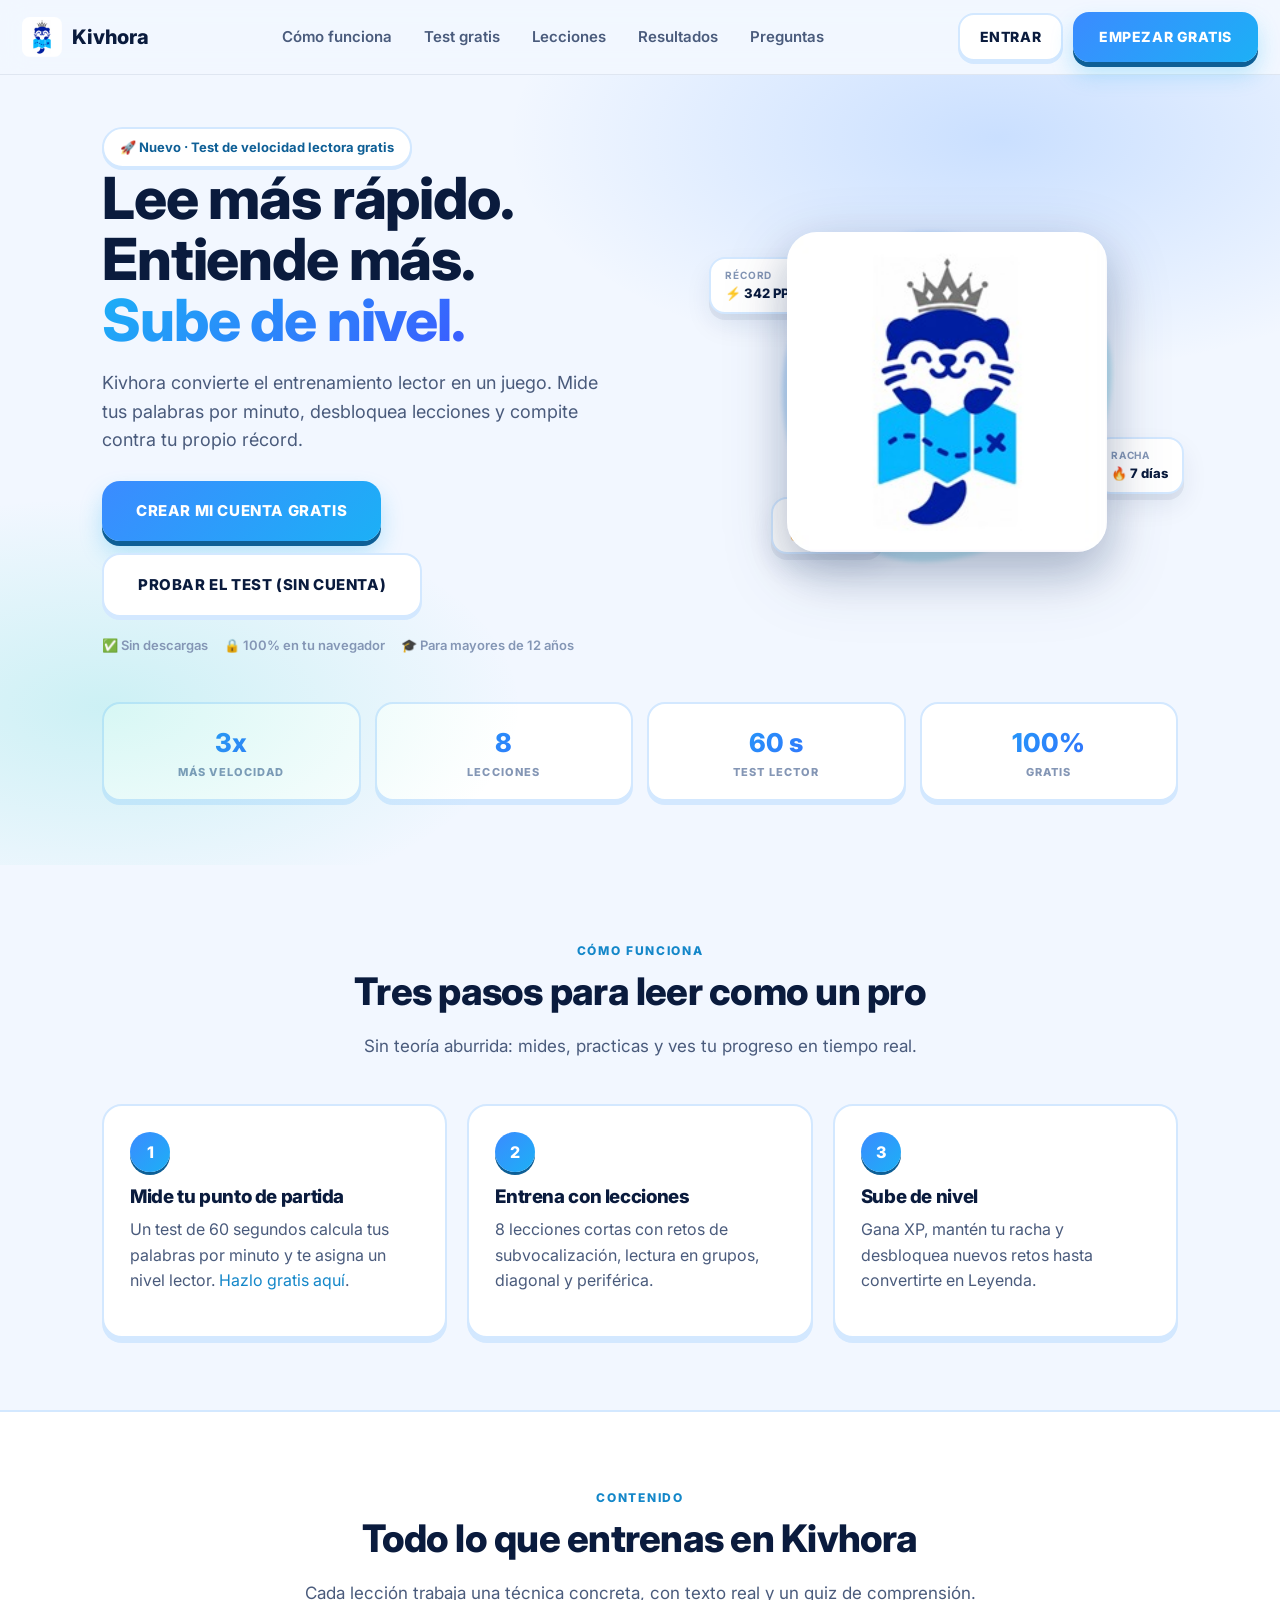
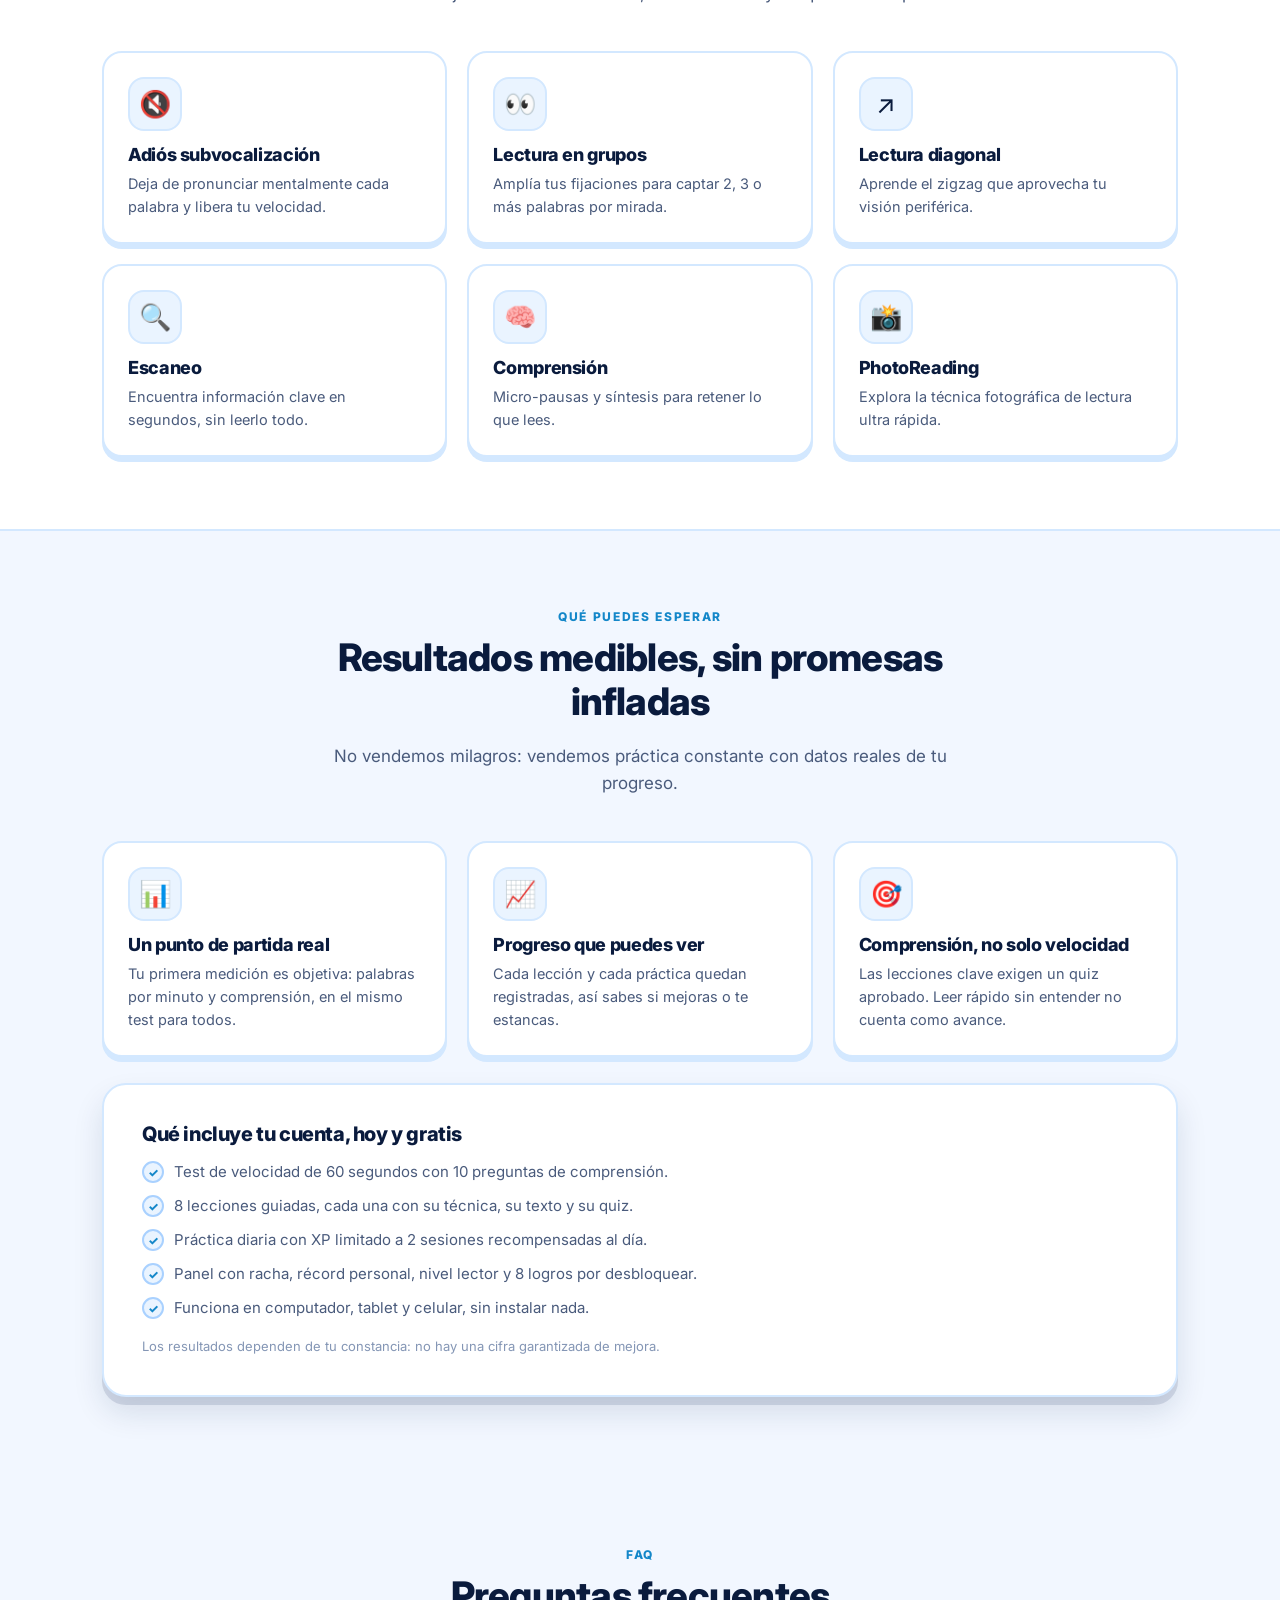
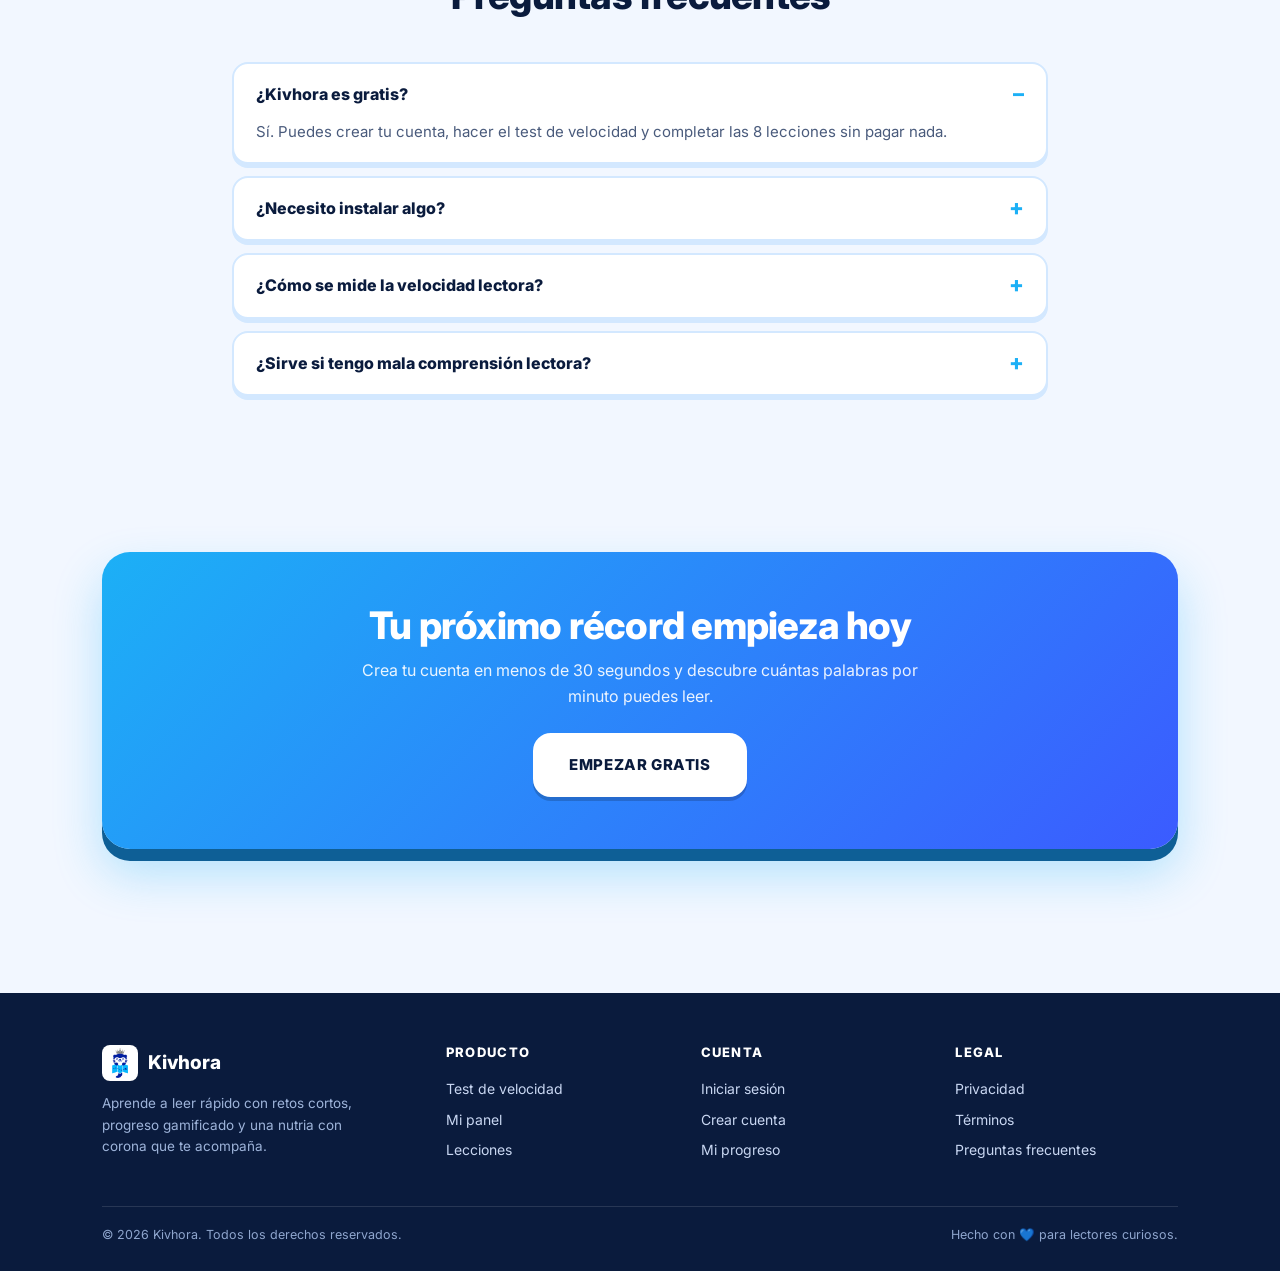
<file: index.html>
<!DOCTYPE html>
<html lang="es">
<head>
<meta charset="UTF-8">
<meta name="viewport" content="width=device-width, initial-scale=1.0">
<title>Kivhora | Curso de lectura rápida para adolescentes — Lee hasta 3x más rápido</title>
<meta name="description" content="Aprende a leer rápido con Kivhora: test de velocidad lectora gratis, 8 lecciones interactivas y ejercicios de subvocalización, lectura diagonal y periférica. Ideal para adolescentes y estudiantes.">
<meta name="keywords" content="lectura rápida, velocidad lectora, test de lectura, palabras por minuto, comprensión lectora, curso de lectura veloz, adolescentes, Kivhora">
<meta name="author" content="Kivhora">
<meta name="robots" content="index, follow">
<link rel="canonical" href="https://kivhora.com/">
<meta property="og:type" content="website">
<meta property="og:site_name" content="Kivhora">
<meta property="og:title" content="Kivhora | Aprende a leer rápido jugando">
<meta property="og:description" content="Test de velocidad lectora, 8 lecciones y progreso gamificado. Mejora tus palabras por minuto en minutos al día.">
<meta property="og:url" content="https://kivhora.com/">
<meta property="og:image" content="https://kivhora.com/nutria_logo.jpeg">
<meta name="twitter:card" content="summary_large_image">
<meta name="theme-color" content="#1CB0F6">
<link rel="icon" type="image/jpeg" href="nutria_logo.jpeg">
<link rel="preconnect" href="https://fonts.googleapis.com">
<link rel="preconnect" href="https://fonts.gstatic.com" crossorigin>
<link href="https://fonts.googleapis.com/css2?family=Inter:wght@400;600;700;800&display=swap" rel="stylesheet">
<link href="style-2.5d.css" rel="stylesheet">
<link href="iconos-individuales.css" rel="stylesheet">
<script type="application/ld+json">
{
  "@context": "https://schema.org",
  "@graph": [
    {
      "@type": "EducationalOrganization",
      "@id": "https://kivhora.com/#org",
      "name": "Kivhora",
      "url": "https://kivhora.com/",
      "logo": "https://kivhora.com/nutria_logo.jpeg",
      "description": "Plataforma para aprender lectura rápida con lecciones interactivas y test de velocidad lectora."
    },
    {
      "@type": "Course",
      "name": "Lectura rápida para adolescentes",
      "description": "Curso interactivo de 8 lecciones para aumentar la velocidad lectora y la comprensión: subvocalización, lectura en grupos, lectura diagonal, escaneo y lectura periférica.",
      "provider": { "@id": "https://kivhora.com/#org" },
      "inLanguage": "es",
      "isAccessibleForFree": true,
      "educationalLevel": "Principiante a avanzado",
      "audience": { "@type": "EducationalAudience", "educationalRole": "student" }
    },
    {
      "@type": "FAQPage",
      "mainEntity": [
        { "@type": "Question", "name": "¿Kivhora es gratis?", "acceptedAnswer": { "@type": "Answer", "text": "Sí. Puedes crear tu cuenta, hacer el test de velocidad y completar las 8 lecciones sin pagar nada." } },
        { "@type": "Question", "name": "¿Necesito instalar algo?", "acceptedAnswer": { "@type": "Answer", "text": "No. Kivhora funciona directamente en tu navegador, en computador, tablet o celular." } },
        { "@type": "Question", "name": "¿Cómo se mide la velocidad lectora?", "acceptedAnswer": { "@type": "Answer", "text": "Se mide en palabras por minuto (PPM): divides las palabras del texto entre el tiempo que tardaste y lo multiplicas por 60." } }
      ]
    }
  ]
}
</script>
</head>
<body>
<header class="navbar">
  <a href="index.html" class="nav-logo" aria-label="Kivhora, inicio">
    <img src="nutria_logo.jpeg" alt="Mascota nutria de Kivhora" width="40" height="40" style="object-fit: cover; border-radius: 8px;">
    <span>Kivhora</span>
  </a>
  <nav aria-label="Navegación principal">
    <ul class="nav-links">
      <li><a href="#como-funciona">Cómo funciona</a></li>
      <li><a href="test.html">Test gratis</a></li>
      <li><a href="#lecciones">Lecciones</a></li>
      <li><a href="#resultados">Resultados</a></li>
      <li><a href="#faq">Preguntas</a></li>
    </ul>
  </nav>
  <div class="nav-buttons">
    <a href="login.html" class="btn-2d">Entrar</a>
    <a href="registro.html" class="btn-3d">Empezar gratis</a>
  </div>
</header>

<main>
  <section class="site-header">
    <div class="container hero">
      <div>
        <span class="pill">🚀 Nuevo · Test de velocidad lectora gratis</span>
        <h1>Lee más rápido.<br>Entiende más.<br><span>Sube de nivel.</span></h1>
        <p class="lead">Kivhora convierte el entrenamiento lector en un juego. Mide tus palabras por minuto, desbloquea lecciones y compite contra tu propio récord.</p>
        <div class="hero-actions">
          <a href="registro.html" class="btn-3d btn--lg">Crear mi cuenta gratis</a>
          <a href="test.html" class="btn-2d btn--lg">Probar el test (sin cuenta)</a>
        </div>
        <div class="hero-trust">
          <span>✅ Sin descargas</span>
          <span>🔒 100% en tu navegador</span>
          <span>🎓 Para mayores de 12 años</span>
        </div>
      </div>
      <div class="hero-art">
        <div class="blob" aria-hidden="true"></div>
        <img src="nutria_logo.jpeg" alt="Kivhora, la nutria lectora con corona, mascota de la plataforma" width="320" height="320" style="border-radius: 30px; object-fit: cover; box-shadow: 0 20px 40px rgba(16,42,85,0.15); position: relative; z-index: 1;">
        <div class="float-badge fb-1"><small>Récord</small>⚡ 342 PPM</div>
        <div class="float-badge fb-2"><small>Racha</small>🔥 7 días</div>
        <div class="float-badge fb-3"><small>Nivel</small>🏅 Velocista</div>
      </div>
    </div>
    <div class="container" style="margin-top:46px">
      <div class="stat-strip">
        <div class="stat"><div class="num">3x</div><div class="lbl">Más velocidad</div></div>
        <div class="stat"><div class="num">8</div><div class="lbl">Lecciones</div></div>
        <div class="stat"><div class="num">60 s</div><div class="lbl">Test lector</div></div>
        <div class="stat"><div class="num">100%</div><div class="lbl">Gratis</div></div>
      </div>
    </div>
  </section>

  <section class="section" id="como-funciona">
    <div class="container">
      <div class="section-head">
        <span class="eyebrow">Cómo funciona</span>
        <h2>Tres pasos para leer como un pro</h2>
        <p>Sin teoría aburrida: mides, practicas y ves tu progreso en tiempo real.</p>
      </div>
      <div class="grid grid--3">
        <article class="step"><div class="n">1</div><h3>Mide tu punto de partida</h3><p class="muted">Un test de 60 segundos calcula tus palabras por minuto y te asigna un nivel lector. <a href="test.html">Hazlo gratis aquí</a>.</p></article>
        <article class="step"><div class="n">2</div><h3>Entrena con lecciones</h3><p class="muted">8 lecciones cortas con retos de subvocalización, lectura en grupos, diagonal y periférica.</p></article>
        <article class="step"><div class="n">3</div><h3>Sube de nivel</h3><p class="muted">Gana XP, mantén tu racha y desbloquea nuevos retos hasta convertirte en Leyenda.</p></article>
      </div>
    </div>
  </section>

  <section class="section" style="background:#fff;border-block:2px solid var(--blue-100)" id="lecciones">
    <div class="container">
      <div class="section-head">
        <span class="eyebrow">Contenido</span>
        <h2>Todo lo que entrenas en Kivhora</h2>
        <p>Cada lección trabaja una técnica concreta, con texto real y un quiz de comprensión.</p>
      </div>
      <div class="grid grid--3">
        <article class="feature"><div class="ico">🔇</div><h3>Adiós subvocalización</h3><p>Deja de pronunciar mentalmente cada palabra y libera tu velocidad.</p></article>
        <article class="feature"><div class="ico">👀</div><h3>Lectura en grupos</h3><p>Amplía tus fijaciones para captar 2, 3 o más palabras por mirada.</p></article>
        <article class="feature"><div class="ico">↗️</div><h3>Lectura diagonal</h3><p>Aprende el zigzag que aprovecha tu visión periférica.</p></article>
        <article class="feature"><div class="ico">🔍</div><h3>Escaneo</h3><p>Encuentra información clave en segundos, sin leerlo todo.</p></article>
        <article class="feature"><div class="ico">🧠</div><h3>Comprensión</h3><p>Micro-pausas y síntesis para retener lo que lees.</p></article>
        <article class="feature"><div class="ico">📸</div><h3>PhotoReading</h3><p>Explora la técnica fotográfica de lectura ultra rápida.</p></article>
      </div>
    </div>
  </section>

  <section class="section" id="resultados">
    <div class="container">
      <div class="section-head">
        <span class="eyebrow">Qué puedes esperar</span>
        <h2>Resultados medibles, sin promesas infladas</h2>
        <p>No vendemos milagros: vendemos práctica constante con datos reales de tu progreso.</p>
      </div>
      <div class="grid grid--3">
        <article class="feature"><div class="ico">📊</div><h3>Un punto de partida real</h3><p>Tu primera medición es objetiva: palabras por minuto y comprensión, en el mismo test para todos.</p></article>
        <article class="feature"><div class="ico">📈</div><h3>Progreso que puedes ver</h3><p>Cada lección y cada práctica quedan registradas, así sabes si mejoras o te estancas.</p></article>
        <article class="feature"><div class="ico">🎯</div><h3>Comprensión, no solo velocidad</h3><p>Las lecciones clave exigen un quiz aprobado. Leer rápido sin entender no cuenta como avance.</p></article>
      </div>

      <div class="card-3d" style="margin-top:26px">
        <h3 style="font-size:20px;margin:0 0 14px">Qué incluye tu cuenta, hoy y gratis</h3>
        <ul class="check-list">
          <li>Test de velocidad de 60 segundos con 10 preguntas de comprensión.</li>
          <li>8 lecciones guiadas, cada una con su técnica, su texto y su quiz.</li>
          <li>Práctica diaria con XP limitado a 2 sesiones recompensadas al día.</li>
          <li>Panel con racha, récord personal, nivel lector y 8 logros por desbloquear.</li>
          <li>Funciona en computador, tablet y celular, sin instalar nada.</li>
        </ul>
        <p class="hint" style="margin:16px 0 0">Los resultados dependen de tu constancia: no hay una cifra garantizada de mejora.</p>
      </div>
    </div>
  </section>

  <section class="section" id="faq">
    <div class="container narrow">
      <div class="section-head"><span class="eyebrow">FAQ</span><h2>Preguntas frecuentes</h2></div>
      <div class="faq">
        <details open><summary>¿Kivhora es gratis?</summary><p>Sí. Puedes crear tu cuenta, hacer el test de velocidad y completar las 8 lecciones sin pagar nada.</p></details>
        <details><summary>¿Necesito instalar algo?</summary><p>No. Kivhora funciona directamente en tu navegador, en computador, tablet o celular.</p></details>
        <details><summary>¿Cómo se mide la velocidad lectora?</summary><p>En palabras por minuto (PPM): divides las palabras del texto entre el tiempo que tardaste y lo multiplicas por 60.</p></details>
        <details><summary>¿Sirve si tengo mala comprensión lectora?</summary><p>Sí. Cada lección incluye un quiz de comprensión y técnicas específicas para retener mejor lo leído.</p></details>
      </div>
    </div>
  </section>

  <section class="section">
    <div class="container">
      <div class="cta-band">
        <h2>Tu próximo récord empieza hoy</h2>
        <p>Crea tu cuenta en menos de 30 segundos y descubre cuántas palabras por minuto puedes leer.</p>
        <a href="registro.html" class="btn-2d btn--lg">Empezar gratis</a>
      </div>
    </div>
  </section>
</main>

<footer class="footer">
  <div class="container">
    <div class="footer-grid">
      <div>
        <div class="brand"><img src="nutria_logo.jpeg" alt="Mascota de Kivhora" width="36" height="36" style="object-fit: cover; border-radius: 8px;">Kivhora</div>
        <p>Aprende a leer rápido con retos cortos, progreso gamificado y una nutria con corona que te acompaña.</p>
      </div>
      <div><h4>Producto</h4><a href="test.html">Test de velocidad</a><a href="dashboard.html">Mi panel</a><a href="#lecciones">Lecciones</a></div>
      <div><h4>Cuenta</h4><a href="login.html">Iniciar sesión</a><a href="registro.html">Crear cuenta</a><a href="dashboard.html">Mi progreso</a></div>
      <div><h4>Legal</h4><a href="privacidad.html">Privacidad</a><a href="terminos.html">Términos</a><a href="#faq">Preguntas frecuentes</a></div>
    </div>
    <div class="footer-bottom">
      <span>© <span id="year">2025</span> Kivhora. Todos los derechos reservados.</span>
      <span>Hecho con 💙 para lectores curiosos.</span>
    </div>
  </div>
</footer>
<script>document.getElementById('year').textContent = new Date().getFullYear();</script>
<script src="app.js"></script>
</body>
</html>
</file>
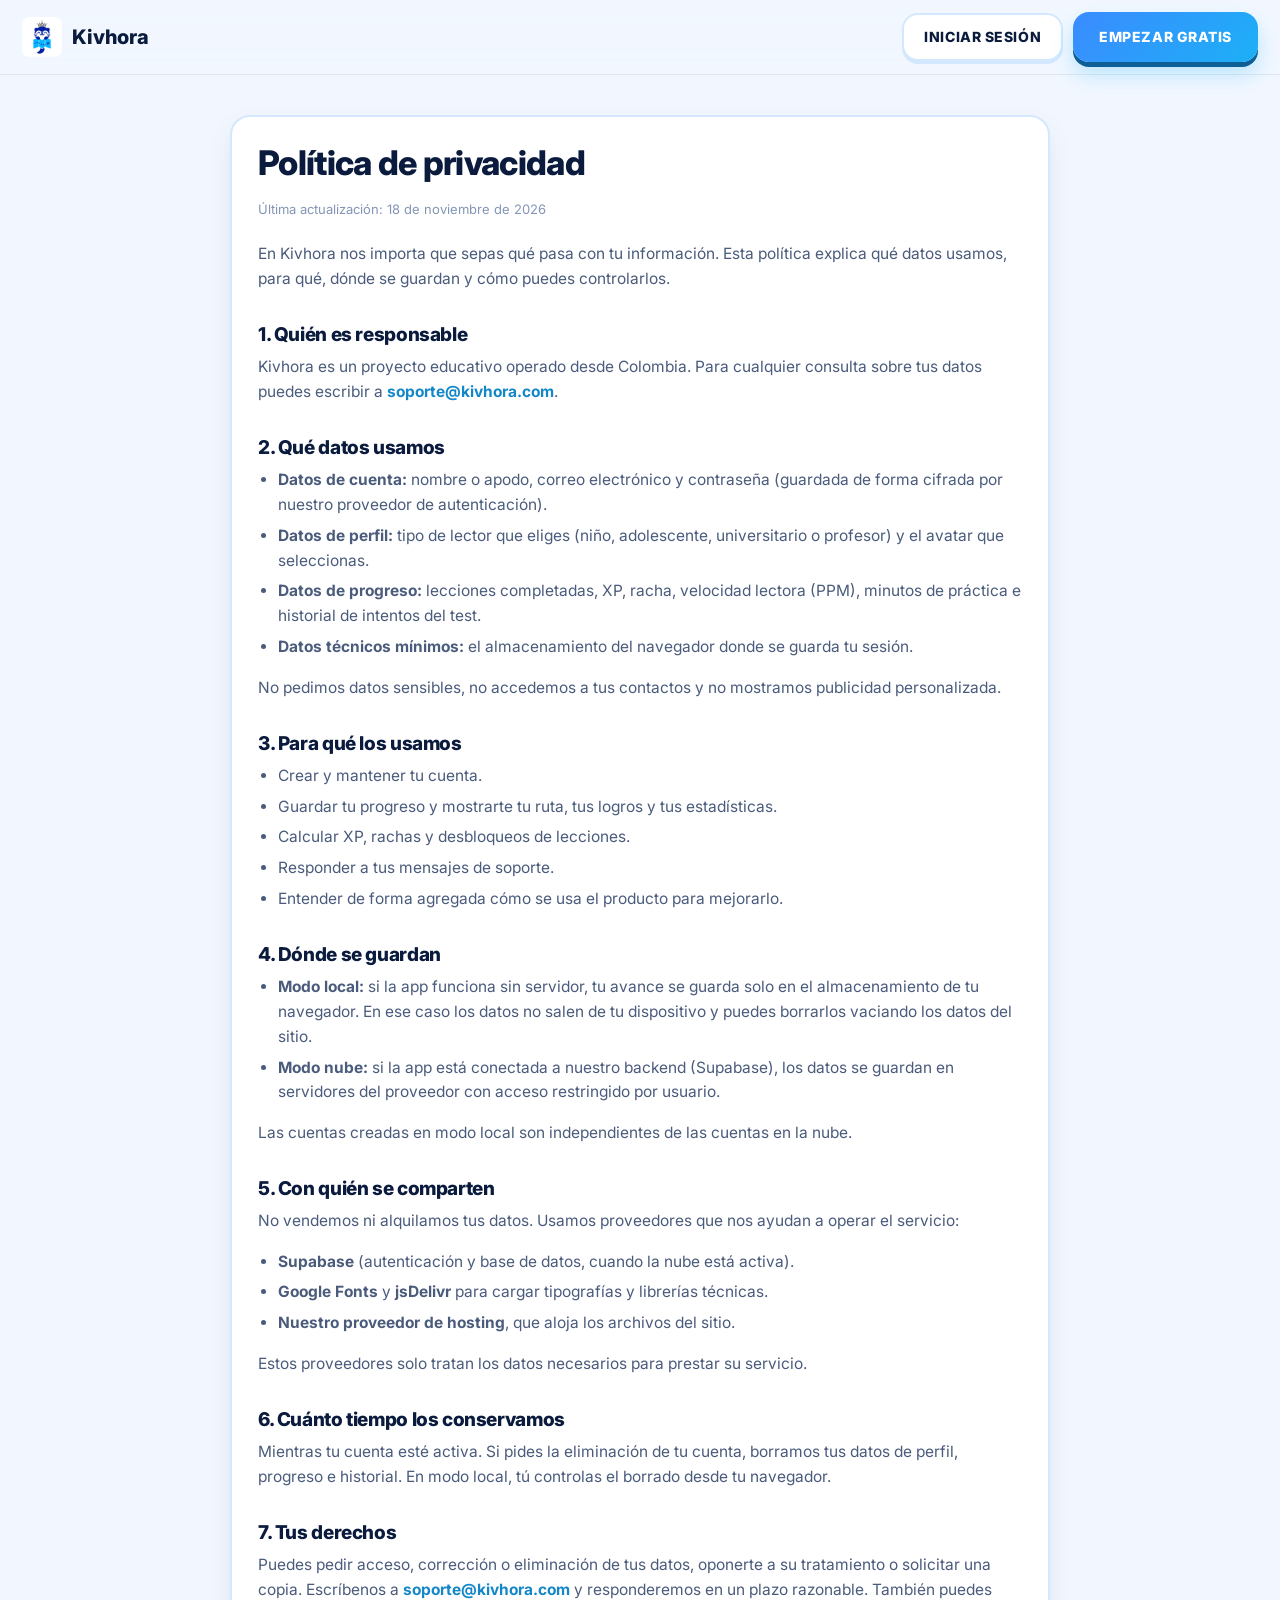
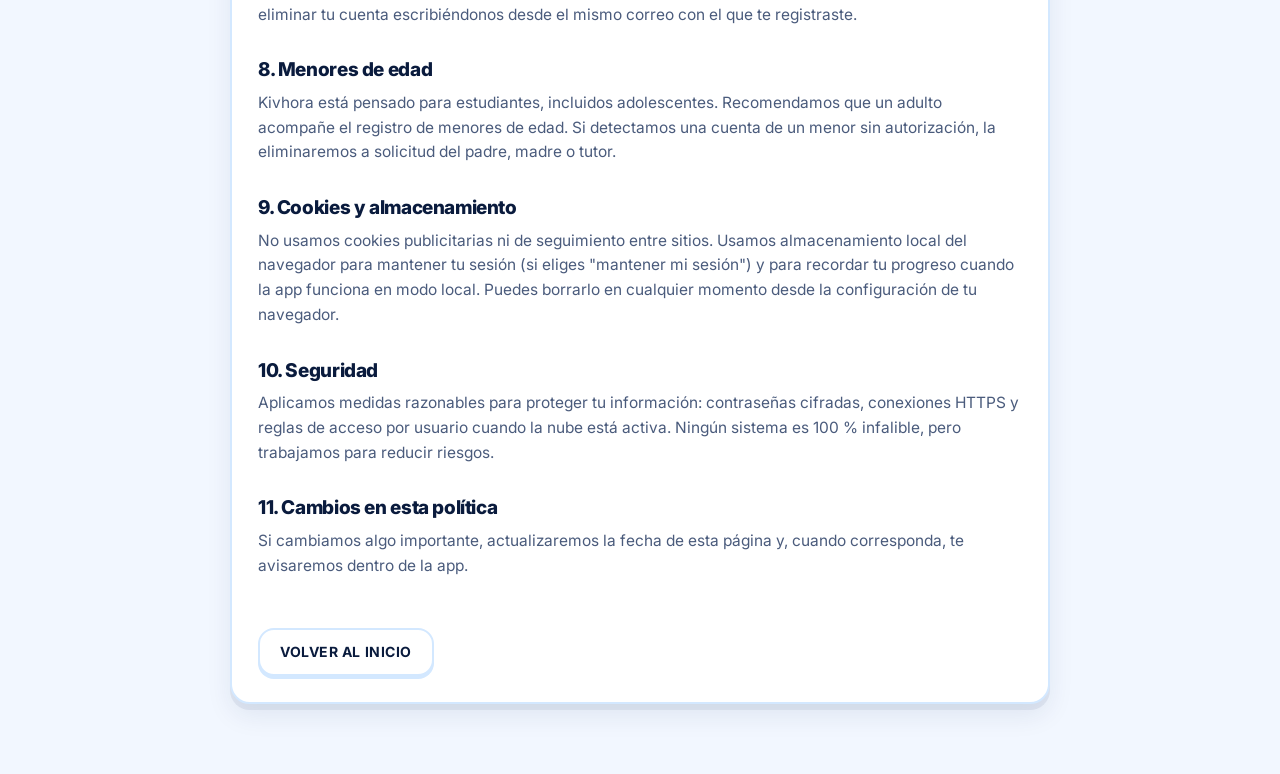
<file: privacidad.html>
<!DOCTYPE html>
<html lang="es">
<head>
<meta charset="UTF-8">
<meta name="viewport" content="width=device-width, initial-scale=1.0">
<title>Política de privacidad | Kivhora</title>
<meta name="description" content="Qué datos recoge Kivhora, para qué se usan, dónde se guardan y cómo puedes ejercer tus derechos.">
<meta name="robots" content="index, follow">
<link rel="canonical" href="https://kivhora.com/privacidad.html">
<meta name="theme-color" content="#1CB0F6">
<link rel="icon" type="image/jpeg" href="nutria_logo.jpeg">
<link rel="preconnect" href="https://fonts.googleapis.com">
<link rel="preconnect" href="https://fonts.gstatic.com" crossorigin>
<link href="https://fonts.googleapis.com/css2?family=Inter:wght@400;600;700;800&display=swap" rel="stylesheet">
<link href="style-2.5d.css" rel="stylesheet">
<style>
  .legal { padding: 40px 0 70px; }
  .legal .card { max-width: 820px; margin: 0 auto; }
  .legal h1 { font-size: clamp(26px, 4vw, 34px); }
  .legal h2 { font-size: 19px; margin-top: 32px; }
  .legal p, .legal li { color: var(--text-secondary); font-size: 15.5px; }
  .legal ul { padding-left: 20px; margin-bottom: 16px; }
  .legal li { margin-bottom: 6px; list-style: disc; }
  .legal .updated { font-size: 13px; color: var(--text-muted); margin-bottom: 22px; }
  .legal a { font-weight: 700; }
  .legal .back { margin-top: 34px; display: inline-block; }
</style>
</head>
<body>
<header class="navbar">
  <a href="index.html" class="nav-logo">
    <img src="nutria_logo.jpeg" alt="Kivhora" width="40" height="40" style="object-fit: cover; border-radius: 8px;"><span>Kivhora</span>
  </a>
  <div class="nav-buttons">
    <a href="login.html" class="btn-2d">Iniciar sesión</a>
    <a href="registro.html" class="btn-3d">Empezar gratis</a>
  </div>
</header>

<main class="legal">
  <div class="container">
    <!-- Revisar antes de publicar: razón social, ciudad y correo de contacto. -->
    <article class="card">
      <h1>Política de privacidad</h1>
      <p class="updated">Última actualización: 18 de noviembre de 2026</p>

      <p>En Kivhora nos importa que sepas qué pasa con tu información. Esta política explica qué datos usamos, para qué, dónde se guardan y cómo puedes controlarlos.</p>

      <h2>1. Quién es responsable</h2>
      <p>Kivhora es un proyecto educativo operado desde Colombia. Para cualquier consulta sobre tus datos puedes escribir a <a href="mailto:soporte@kivhora.com">soporte@kivhora.com</a>.</p>

      <h2>2. Qué datos usamos</h2>
      <ul>
        <li><strong>Datos de cuenta:</strong> nombre o apodo, correo electrónico y contraseña (guardada de forma cifrada por nuestro proveedor de autenticación).</li>
        <li><strong>Datos de perfil:</strong> tipo de lector que eliges (niño, adolescente, universitario o profesor) y el avatar que seleccionas.</li>
        <li><strong>Datos de progreso:</strong> lecciones completadas, XP, racha, velocidad lectora (PPM), minutos de práctica e historial de intentos del test.</li>
        <li><strong>Datos técnicos mínimos:</strong> el almacenamiento del navegador donde se guarda tu sesión.</li>
      </ul>
      <p>No pedimos datos sensibles, no accedemos a tus contactos y no mostramos publicidad personalizada.</p>

      <h2>3. Para qué los usamos</h2>
      <ul>
        <li>Crear y mantener tu cuenta.</li>
        <li>Guardar tu progreso y mostrarte tu ruta, tus logros y tus estadísticas.</li>
        <li>Calcular XP, rachas y desbloqueos de lecciones.</li>
        <li>Responder a tus mensajes de soporte.</li>
        <li>Entender de forma agregada cómo se usa el producto para mejorarlo.</li>
      </ul>

      <h2>4. Dónde se guardan</h2>
      <ul>
        <li><strong>Modo local:</strong> si la app funciona sin servidor, tu avance se guarda solo en el almacenamiento de tu navegador. En ese caso los datos no salen de tu dispositivo y puedes borrarlos vaciando los datos del sitio.</li>
        <li><strong>Modo nube:</strong> si la app está conectada a nuestro backend (Supabase), los datos se guardan en servidores del proveedor con acceso restringido por usuario.</li>
      </ul>
      <p>Las cuentas creadas en modo local son independientes de las cuentas en la nube.</p>

      <h2>5. Con quién se comparten</h2>
      <p>No vendemos ni alquilamos tus datos. Usamos proveedores que nos ayudan a operar el servicio:</p>
      <ul>
        <li><strong>Supabase</strong> (autenticación y base de datos, cuando la nube está activa).</li>
        <li><strong>Google Fonts</strong> y <strong>jsDelivr</strong> para cargar tipografías y librerías técnicas.</li>
        <li><strong>Nuestro proveedor de hosting</strong>, que aloja los archivos del sitio.</li>
      </ul>
      <p>Estos proveedores solo tratan los datos necesarios para prestar su servicio.</p>

      <h2>6. Cuánto tiempo los conservamos</h2>
      <p>Mientras tu cuenta esté activa. Si pides la eliminación de tu cuenta, borramos tus datos de perfil, progreso e historial. En modo local, tú controlas el borrado desde tu navegador.</p>

      <h2>7. Tus derechos</h2>
      <p>Puedes pedir acceso, corrección o eliminación de tus datos, oponerte a su tratamiento o solicitar una copia. Escríbenos a <a href="mailto:soporte@kivhora.com">soporte@kivhora.com</a> y responderemos en un plazo razonable. También puedes eliminar tu cuenta escribiéndonos desde el mismo correo con el que te registraste.</p>

      <h2>8. Menores de edad</h2>
      <p>Kivhora está pensado para estudiantes, incluidos adolescentes. Recomendamos que un adulto acompañe el registro de menores de edad. Si detectamos una cuenta de un menor sin autorización, la eliminaremos a solicitud del padre, madre o tutor.</p>

      <h2>9. Cookies y almacenamiento</h2>
      <p>No usamos cookies publicitarias ni de seguimiento entre sitios. Usamos almacenamiento local del navegador para mantener tu sesión (si eliges "mantener mi sesión") y para recordar tu progreso cuando la app funciona en modo local. Puedes borrarlo en cualquier momento desde la configuración de tu navegador.</p>

      <h2>10. Seguridad</h2>
      <p>Aplicamos medidas razonables para proteger tu información: contraseñas cifradas, conexiones HTTPS y reglas de acceso por usuario cuando la nube está activa. Ningún sistema es 100&nbsp;% infalible, pero trabajamos para reducir riesgos.</p>

      <h2>11. Cambios en esta política</h2>
      <p>Si cambiamos algo importante, actualizaremos la fecha de esta página y, cuando corresponda, te avisaremos dentro de la app.</p>

      <a class="btn-2d back" href="index.html">Volver al inicio</a>
    </article>
  </div>
</main>
</body>
</html>
</file>
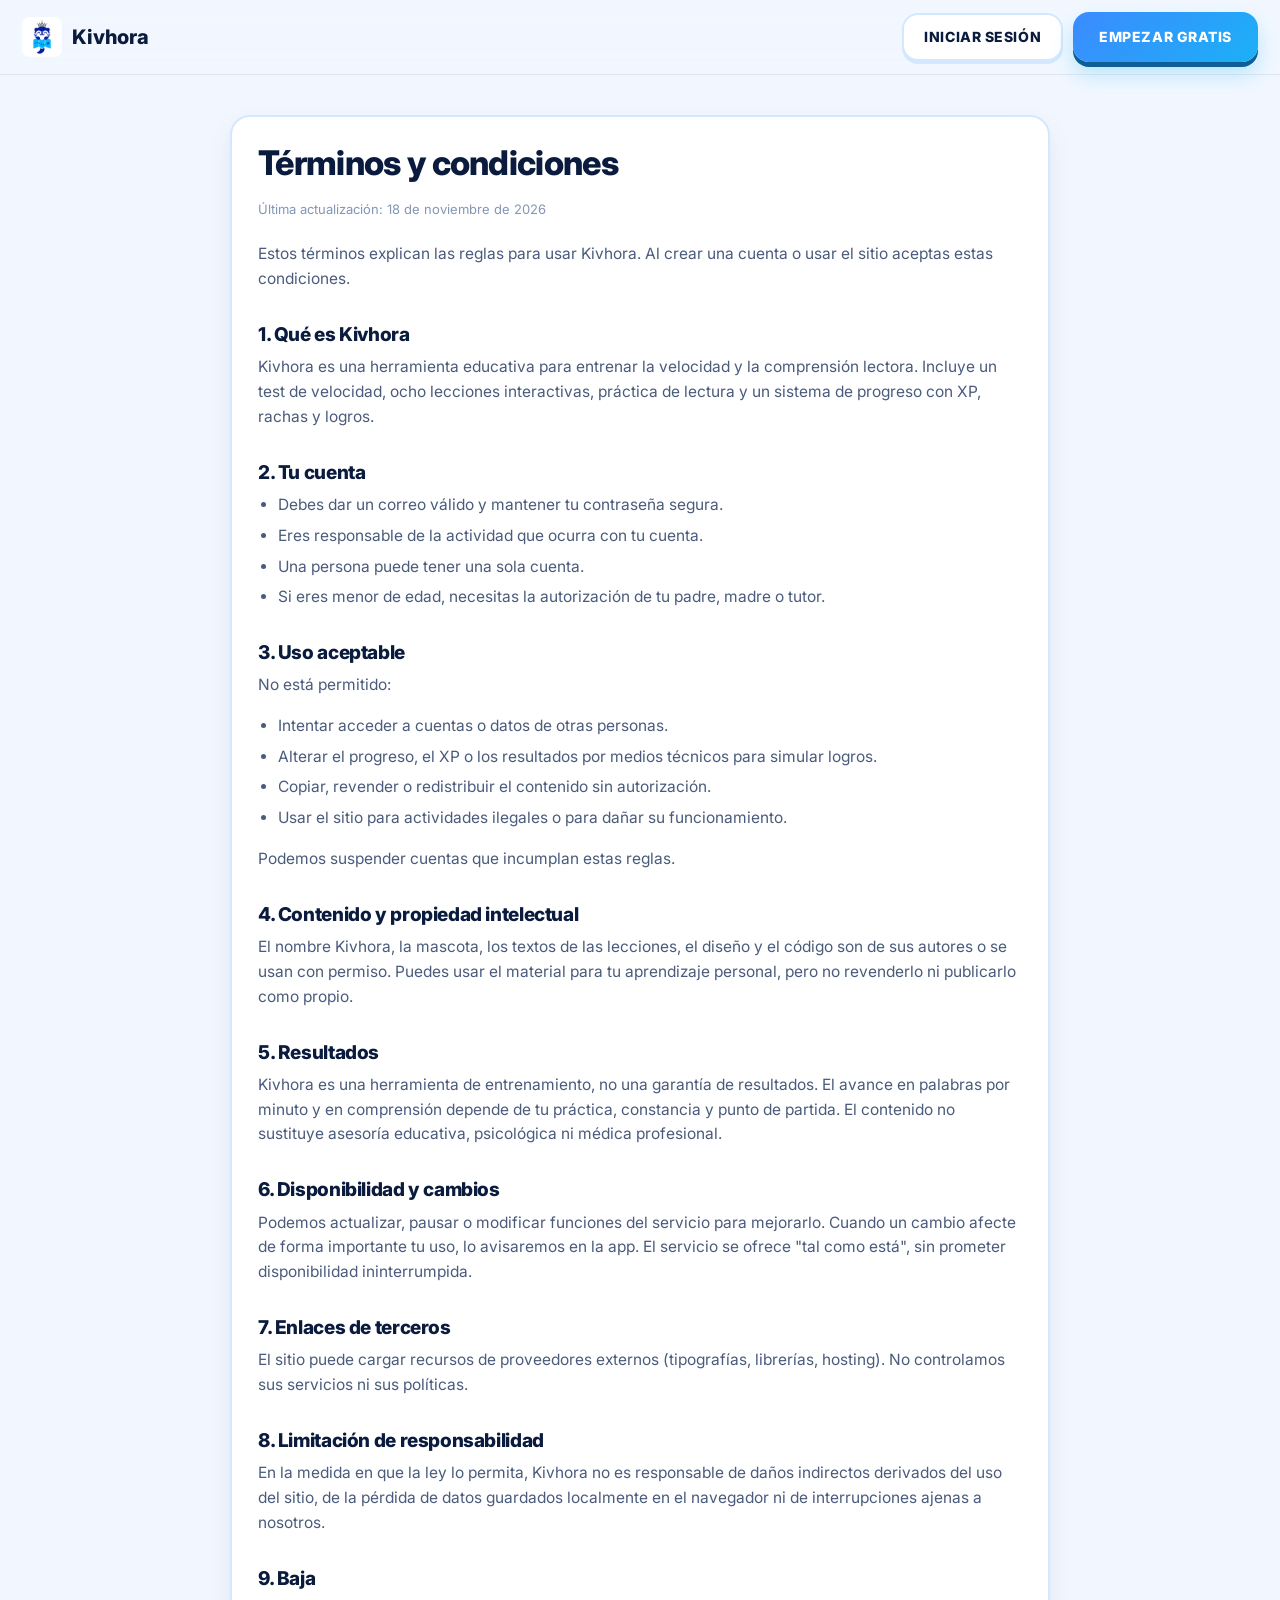
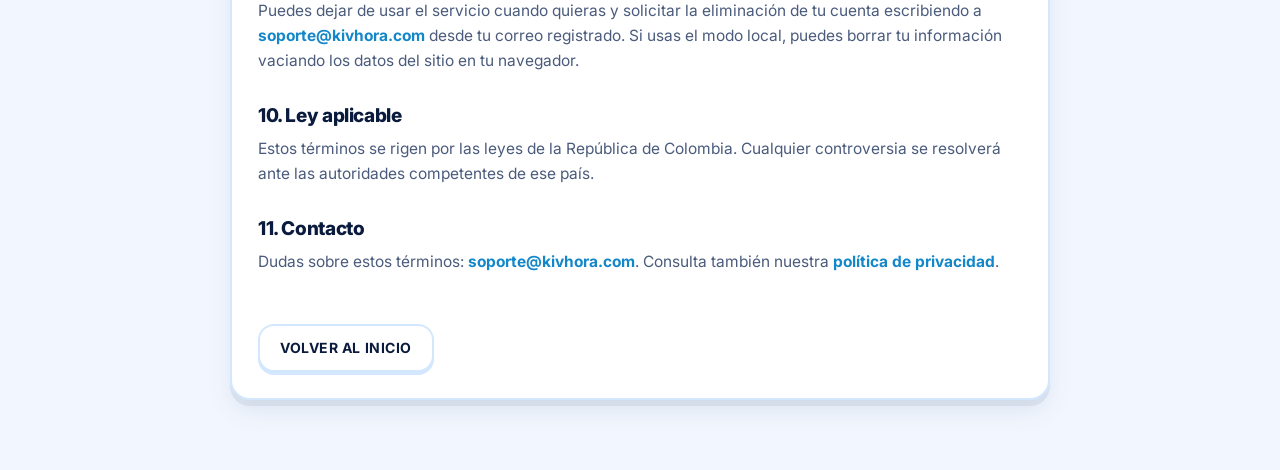
<file: terminos.html>
<!DOCTYPE html>
<html lang="es">
<head>
<meta charset="UTF-8">
<meta name="viewport" content="width=device-width, initial-scale=1.0">
<title>Términos y condiciones | Kivhora</title>
<meta name="description" content="Condiciones de uso de Kivhora: cuenta, uso aceptable, contenido, resultados y responsabilidad.">
<meta name="robots" content="index, follow">
<link rel="canonical" href="https://kivhora.com/terminos.html">
<meta name="theme-color" content="#1CB0F6">
<link rel="icon" type="image/jpeg" href="nutria_logo.jpeg">
<link rel="preconnect" href="https://fonts.googleapis.com">
<link rel="preconnect" href="https://fonts.gstatic.com" crossorigin>
<link href="https://fonts.googleapis.com/css2?family=Inter:wght@400;600;700;800&display=swap" rel="stylesheet">
<link href="style-2.5d.css" rel="stylesheet">
<style>
  .legal { padding: 40px 0 70px; }
  .legal .card { max-width: 820px; margin: 0 auto; }
  .legal h1 { font-size: clamp(26px, 4vw, 34px); }
  .legal h2 { font-size: 19px; margin-top: 32px; }
  .legal p, .legal li { color: var(--text-secondary); font-size: 15.5px; }
  .legal ul { padding-left: 20px; margin-bottom: 16px; }
  .legal li { margin-bottom: 6px; list-style: disc; }
  .legal .updated { font-size: 13px; color: var(--text-muted); margin-bottom: 22px; }
  .legal a { font-weight: 700; }
  .legal .back { margin-top: 34px; display: inline-block; }
</style>
</head>
<body>
<header class="navbar">
  <a href="index.html" class="nav-logo">
    <img src="nutria_logo.jpeg" alt="Kivhora" width="40" height="40" style="object-fit: cover; border-radius: 8px;"><span>Kivhora</span>
  </a>
  <div class="nav-buttons">
    <a href="login.html" class="btn-2d">Iniciar sesión</a>
    <a href="registro.html" class="btn-3d">Empezar gratis</a>
  </div>
</header>

<main class="legal">
  <div class="container">
    <!-- Revisar antes de publicar: razón social, ciudad y correo de contacto. -->
    <article class="card">
      <h1>Términos y condiciones</h1>
      <p class="updated">Última actualización: 18 de noviembre de 2026</p>

      <p>Estos términos explican las reglas para usar Kivhora. Al crear una cuenta o usar el sitio aceptas estas condiciones.</p>

      <h2>1. Qué es Kivhora</h2>
      <p>Kivhora es una herramienta educativa para entrenar la velocidad y la comprensión lectora. Incluye un test de velocidad, ocho lecciones interactivas, práctica de lectura y un sistema de progreso con XP, rachas y logros.</p>

      <h2>2. Tu cuenta</h2>
      <ul>
        <li>Debes dar un correo válido y mantener tu contraseña segura.</li>
        <li>Eres responsable de la actividad que ocurra con tu cuenta.</li>
        <li>Una persona puede tener una sola cuenta.</li>
        <li>Si eres menor de edad, necesitas la autorización de tu padre, madre o tutor.</li>
      </ul>

      <h2>3. Uso aceptable</h2>
      <p>No está permitido:</p>
      <ul>
        <li>Intentar acceder a cuentas o datos de otras personas.</li>
        <li>Alterar el progreso, el XP o los resultados por medios técnicos para simular logros.</li>
        <li>Copiar, revender o redistribuir el contenido sin autorización.</li>
        <li>Usar el sitio para actividades ilegales o para dañar su funcionamiento.</li>
      </ul>
      <p>Podemos suspender cuentas que incumplan estas reglas.</p>

      <h2>4. Contenido y propiedad intelectual</h2>
      <p>El nombre Kivhora, la mascota, los textos de las lecciones, el diseño y el código son de sus autores o se usan con permiso. Puedes usar el material para tu aprendizaje personal, pero no revenderlo ni publicarlo como propio.</p>

      <h2>5. Resultados</h2>
      <p>Kivhora es una herramienta de entrenamiento, no una garantía de resultados. El avance en palabras por minuto y en comprensión depende de tu práctica, constancia y punto de partida. El contenido no sustituye asesoría educativa, psicológica ni médica profesional.</p>

      <h2>6. Disponibilidad y cambios</h2>
      <p>Podemos actualizar, pausar o modificar funciones del servicio para mejorarlo. Cuando un cambio afecte de forma importante tu uso, lo avisaremos en la app. El servicio se ofrece "tal como está", sin prometer disponibilidad ininterrumpida.</p>

      <h2>7. Enlaces de terceros</h2>
      <p>El sitio puede cargar recursos de proveedores externos (tipografías, librerías, hosting). No controlamos sus servicios ni sus políticas.</p>

      <h2>8. Limitación de responsabilidad</h2>
      <p>En la medida en que la ley lo permita, Kivhora no es responsable de daños indirectos derivados del uso del sitio, de la pérdida de datos guardados localmente en el navegador ni de interrupciones ajenas a nosotros.</p>

      <h2>9. Baja</h2>
      <p>Puedes dejar de usar el servicio cuando quieras y solicitar la eliminación de tu cuenta escribiendo a <a href="mailto:soporte@kivhora.com">soporte@kivhora.com</a> desde tu correo registrado. Si usas el modo local, puedes borrar tu información vaciando los datos del sitio en tu navegador.</p>

      <h2>10. Ley aplicable</h2>
      <p>Estos términos se rigen por las leyes de la República de Colombia. Cualquier controversia se resolverá ante las autoridades competentes de ese país.</p>

      <h2>11. Contacto</h2>
      <p>Dudas sobre estos términos: <a href="mailto:soporte@kivhora.com">soporte@kivhora.com</a>. Consulta también nuestra <a href="privacidad.html">política de privacidad</a>.</p>

      <a class="btn-2d back" href="index.html">Volver al inicio</a>
    </article>
  </div>
</main>
</body>
</html>
</file>
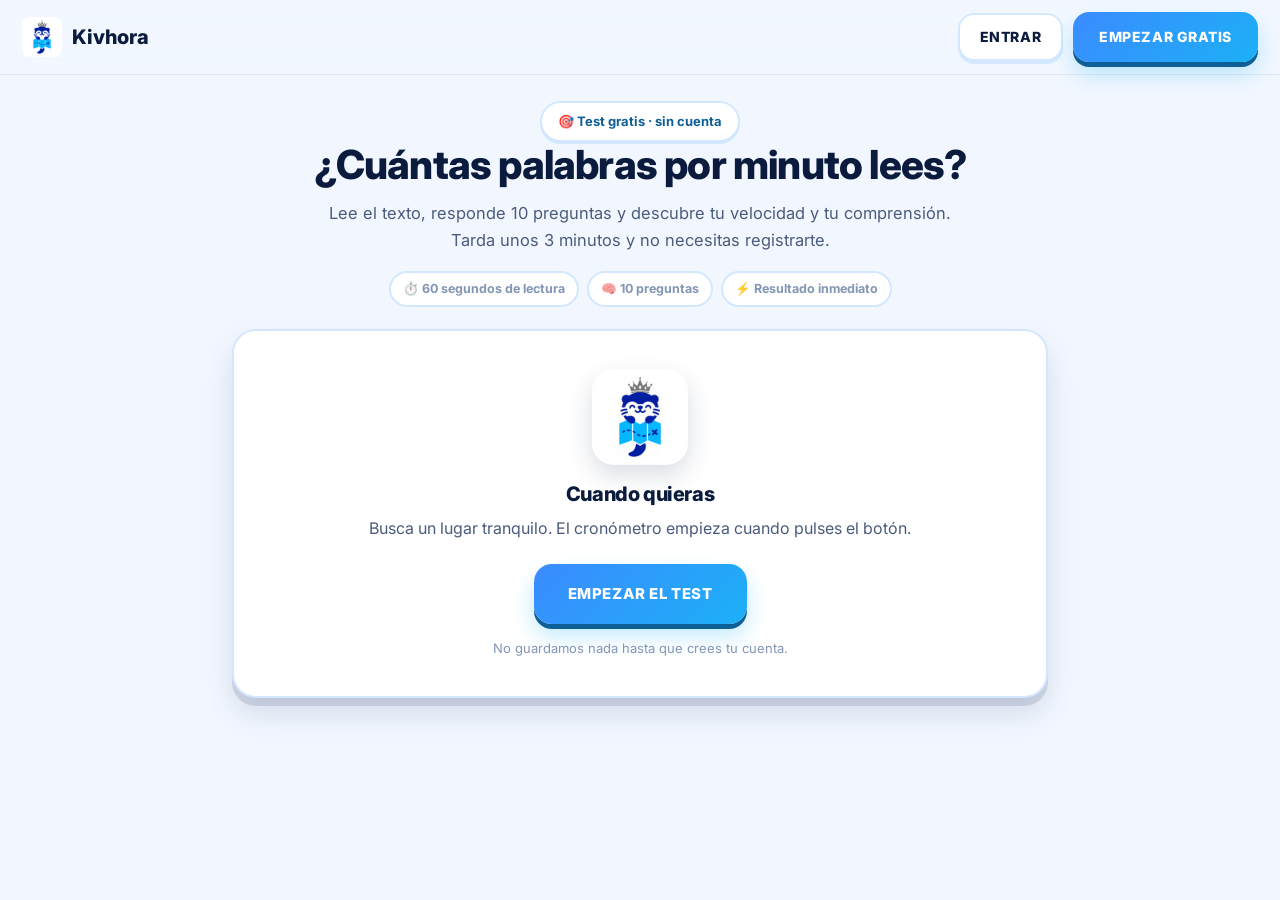
<file: test.html>
﻿<!DOCTYPE html>
<html lang="es">
<head>
<meta charset="UTF-8">
<meta name="viewport" content="width=device-width, initial-scale=1.0">
<title>Test de velocidad lectora gratis | Kivhora</title>
<meta name="description" content="Mide tus palabras por minuto y tu comprensión lectora en 3 minutos. Test gratuito, sin registro y con resultado inmediato.">
<meta name="robots" content="index, follow">
<link rel="canonical" href="https://kivhora.com/test.html">
<meta name="theme-color" content="#1CB0F6">
<link rel="icon" type="image/jpeg" href="nutria_logo.jpeg">
<link rel="preconnect" href="https://fonts.googleapis.com">
<link rel="preconnect" href="https://fonts.gstatic.com" crossorigin>
<link href="https://fonts.googleapis.com/css2?family=Inter:wght@400;600;700;800&display=swap" rel="stylesheet">
<link href="style-2.5d.css" rel="stylesheet">
<style>
  .test-main { padding: 26px 0 70px; }
  .screen { display: none; }
  .screen.active { display: block; }

  .test-head { text-align: center; max-width: 660px; margin: 0 auto 22px; }
  .test-head h1 { font-size: clamp(26px, 4.4vw, 40px); margin-bottom: 12px; }
  .test-head p { color: var(--text-secondary); font-size: 16.5px; }
  .test-meta {
    display: flex; gap: 8px; justify-content: center; flex-wrap: wrap;
    margin: 18px 0 6px; font-size: 12.5px; font-weight: 700; color: var(--text-muted);
  }
  .test-meta span {
    background: #fff; border: 2px solid var(--blue-100);
    border-radius: 999px; padding: 6px 12px;
  }

  .reading-top {
    display: flex; align-items: center; justify-content: space-between;
    gap: 12px; margin-bottom: 14px; flex-wrap: wrap;
  }
  .timer {
    font-variant-numeric: tabular-nums;
    font-size: 30px; font-weight: 800; line-height: 1;
    color: var(--blue-600);
  }
  .timer.urgent { color: #FF4B4B; }
  .reading-box {
    background: #FBFDFF;
    border: 2px dashed var(--blue-100);
    border-radius: 16px;
    padding: 20px 22px;
    max-height: 340px;
    overflow-y: auto;
    font-size: 17px;
    line-height: 1.75;
    color: var(--text-primary);
  }
  .reading-actions { margin-top: 18px; }

  .q-label { font-size: 12px; font-weight: 800; letter-spacing: .08em; text-transform: uppercase; color: var(--text-muted); }
  #quizOptions { margin-top: 16px; }
  #quizOptions .quiz-option + .quiz-option { margin-top: 8px; }

  .result-ppm {
    text-align: center;
    background: linear-gradient(135deg, #1CB0F6, #0E7FC0);
    color: #fff;
    border-radius: 20px;
    padding: 24px 18px 20px;
    box-shadow: 0 6px 0 #0A5C8C;
  }
  .result-ppm .n { font-size: clamp(48px, 12vw, 72px); font-weight: 800; line-height: 1; letter-spacing: -.03em; }
  .result-ppm .l { font-size: 12px; font-weight: 800; letter-spacing: .12em; text-transform: uppercase; opacity: .85; margin-top: 6px; }
  .result-grid { display: grid; grid-template-columns: repeat(3, 1fr); gap: 10px; margin: 16px 0 0; }
  .result-grid > div { background: #fff; border: 2px solid var(--blue-100); border-radius: 14px; padding: 12px; text-align: center; }
  .result-grid .v { font-weight: 800; font-size: 19px; }
  .result-grid .k { font-size: 11px; font-weight: 700; text-transform: uppercase; letter-spacing: .07em; color: var(--text-muted); }
  .result-cat { margin-top: 18px; text-align: center; }
  .result-cat .icon { font-size: 34px; line-height: 1; }
  .result-cat h2 { margin: 8px 0 4px; font-size: 20px; }
  .result-cat p { color: var(--text-secondary); margin: 0; }
  .result-note {
    margin-top: 18px; padding: 14px 16px; border-radius: 14px;
    background: #F2F7FF; border: 2px solid var(--blue-100);
    font-size: 14px; color: var(--text-secondary);
  }
  .result-actions { display: flex; gap: 10px; flex-wrap: wrap; margin-top: 20px; }
  .result-actions > * { flex: 1 1 200px; text-align: center; }
  .center { text-align: center; }

  @media (max-width: 520px) {
    .card-3d { padding: 22px 18px; border-radius: 20px; }
    .result-grid { grid-template-columns: 1fr 1fr; }
    .result-grid > div:last-child { grid-column: 1 / -1; }
    .reading-top { flex-wrap: nowrap; align-items: flex-start; }
    .reading-top > div:first-child { flex: 1; min-width: 0; }
    .reading-top strong { font-size: 13.5px; line-height: 1.4; }
    .timer { font-size: 26px; }
  }
</style>
</head>
<body>
<header class="navbar">
  <a href="index.html" class="nav-logo" aria-label="Kivhora, inicio">
    <img src="nutria_logo.jpeg" alt="Mascota nutria de Kivhora" width="40" height="40" style="object-fit: cover; border-radius: 8px;">
    <span>Kivhora</span>
  </a>
  <div class="nav-buttons">
    <a href="login.html" class="btn-2d">Entrar</a>
    <a href="registro.html" class="btn-3d">Empezar gratis</a>
  </div>
</header>

<main class="test-main">
  <div class="container narrow">

    <!-- INTRO -->
    <section class="screen active" id="screenIntro">
      <div class="test-head">
        <span class="pill">🎯 Test gratis · sin cuenta</span>
        <h1>¿Cuántas palabras por minuto lees?</h1>
        <p>Lee el texto, responde 10 preguntas y descubre tu velocidad y tu comprensión. Tarda unos 3 minutos y no necesitas registrarte.</p>
        <div class="test-meta">
          <span>⏱️ 60 segundos de lectura</span>
          <span>🧠 10 preguntas</span>
          <span>⚡ Resultado inmediato</span>
        </div>
      </div>
      <div class="card-3d center">
        <img src="nutria_logo.jpeg" alt="Kivhora, la nutria lectora" width="96" height="96" style="border-radius: 22px; object-fit: cover; margin: 0 auto 18px; box-shadow: 0 10px 24px rgba(16,42,85,.16);">
        <h2 style="font-size:20px">Cuando quieras</h2>
        <p class="muted" style="margin-bottom:22px">Busca un lugar tranquilo. El cronómetro empieza cuando pulses el botón.</p>
        <button class="btn-3d btn--lg" id="startBtn">Empezar el test</button>
        <p class="hint" style="margin:14px 0 0">No guardamos nada hasta que crees tu cuenta.</p>
      </div>
    </section>

    <!-- LECTURA -->
    <section class="screen" id="screenReading">
      <div class="card-3d">
        <div class="reading-top">
          <div>
            <div class="q-label">Lectura</div>
            <strong style="font-size:15px">Lee lo más rápido que puedas, sin perder el sentido</strong>
          </div>
          <div class="timer" id="timerDisplay" aria-live="off">60</div>
        </div>
        <div class="reading-box" id="readingText"></div>
        <div class="reading-actions">
          <button class="btn-3d btn--lg" id="doneBtn" style="width:100%">Terminé de leer</button>
          <p class="msg err" id="readingMsg" role="alert" aria-live="polite" style="margin:10px 0 0"></p>
          <p class="hint center" style="margin:6px 0 0">Si el tiempo se acaba, pasamos solos a las preguntas.</p>
        </div>
      </div>
    </section>

    <!-- QUIZ -->
    <section class="screen" id="screenQuiz">
      <div class="card-3d">
        <div class="q-label" id="quizProgress">Pregunta 1 de 10</div>
        <h2 id="quizQuestion" style="font-size:20px;margin:10px 0 0"></h2>
        <div id="quizOptions"></div>
        <div class="msg" id="quizMsg" role="alert" aria-live="polite"></div>
        <button class="btn-3d" id="btnNextQuestion" style="display:none">Siguiente pregunta →</button>
      </div>
    </section>

    <!-- RESULTADO -->
    <section class="screen" id="screenResult">
      <div class="card-3d">
        <div class="result-ppm">
          <div class="n" id="ppmNumber">0</div>
          <div class="l">Palabras por minuto</div>
        </div>
        <div class="result-grid">
          <div><div class="v" id="statScore">0/10</div><div class="k">Comprensión</div></div>
          <div><div class="v" id="statTime">0 s</div><div class="k">Tiempo</div></div>
          <div><div class="v" id="statWords">0</div><div class="k">Palabras</div></div>
        </div>

        <div class="result-cat">
          <div class="icon" id="catIcon">📚</div>
          <h2 id="catName">Lector promedio</h2>
          <p id="catDesc"></p>
        </div>

        <div class="result-note" id="resultNote"></div>

        <div class="result-actions">
          <a href="registro.html" class="btn-3d">Crear mi cuenta gratis</a>
          <button class="btn-2d" id="retryBtn">Repetir el test</button>
          <button class="btn-2d" id="shareBtn">Compartir mi resultado</button>
        </div>
        <p class="hint center" id="shareMsg" role="status" aria-live="polite" style="margin:10px 0 0"></p>
        <p class="hint center" style="margin:6px 0 0">¿Ya tienes cuenta? <a href="login.html">Inicia sesión</a></p>
      </div>
    </section>

  </div>
</main>

<script src="examen-datos.js"></script>
<script>
(function () {
  'use strict';

  var TOTAL_SECONDS = 60;
  var DATA = window.KIV_EXAM_DATA || [];

  var currentExam = null;
  var timer = null, startTime = 0, elapsed = 0;
  var wordCount = 0;
  var currentQIndex = 0;
  var score = 0;
  var answered = false;

  var screens = {
    intro: document.getElementById('screenIntro'),
    reading: document.getElementById('screenReading'),
    quiz: document.getElementById('screenQuiz'),
    result: document.getElementById('screenResult')
  };

  function show(name) {
    Object.keys(screens).forEach(function (k) {
      screens[k].classList.toggle('active', k === name);
    });
    window.scrollTo({ top: 0, behavior: 'smooth' });
  }

  function category(ppm) {
    if (ppm < 100) return { icon: '🐢', name: 'Lector muy lento', desc: 'Estás por debajo del promedio. Con práctica diaria se mejora rápido.' };
    if (ppm < 200) return { icon: '🐌', name: 'Lector lento', desc: 'Estás desarrollando tu ritmo. Unos minutos al día marcan la diferencia.' };
    if (ppm < 300) return { icon: '📚', name: 'Lector promedio', desc: 'Lees al ritmo de la mayoría. Con entrenamiento puedes superarlo.' };
    if (ppm < 400) return { icon: '🌟', name: 'Buen lector', desc: 'Estás por encima del promedio. Tu velocidad es sólida.' };
    if (ppm < 600) return { icon: '⚡', name: 'Lector rápido', desc: 'Excelente: lees mucho más rápido que la mayoría.' };
    return { icon: '🏆', name: 'Lector experto', desc: '¡Extraordinario! Tu velocidad es de nivel élite.' };
  }

  var timerDisplay = document.getElementById('timerDisplay');

  function startTimer() {
    startTime = Date.now();
    elapsed = 0;
    timerDisplay.textContent = TOTAL_SECONDS;
    timerDisplay.classList.remove('urgent');

    timer = setInterval(function () {
      elapsed = (Date.now() - startTime) / 1000;
      var remaining = Math.max(0, TOTAL_SECONDS - elapsed);
      timerDisplay.textContent = Math.ceil(remaining);
      timerDisplay.classList.toggle('urgent', remaining <= 10);
      if (remaining <= 0) {
        stopTimer();
        elapsed = TOTAL_SECONDS;
        startQuiz();
      }
    }, 100);
  }

  function stopTimer() {
    if (timer) { clearInterval(timer); timer = null; }
  }

  document.getElementById('startBtn').addEventListener('click', function () {
    if (!DATA.length) return;
    currentExam = DATA[Math.floor(Math.random() * DATA.length)];
    wordCount = currentExam.text.trim().split(/\s+/).length;
    var box = document.getElementById('readingText');
    box.textContent = currentExam.text;
    box.scrollTop = 0;
    show('reading');
    startTimer();
  });

  var doneBtn = document.getElementById('doneBtn');
  var readingMsg = document.getElementById('readingMsg');

  function handleDone() {
    stopTimer();
    if (!isFinite(elapsed) || elapsed <= 0) {
      elapsed = Math.max(1, (Date.now() - startTime) / 1000);
    }
    elapsed = Math.max(elapsed, 1);

    // Un clic accidental no puede dar 5.000 PPM: pedimos un mínimo creíble.
    var minSeconds = Math.max(4, (wordCount / 1200) * 60);
    if (elapsed < minSeconds) {
      readingMsg.textContent = 'Eso fue demasiado rápido. Lee el texto antes de continuar.';
      doneBtn.textContent = 'Reanudar lectura';
      doneBtn.onclick = resumeReading;
      return;
    }

    startQuiz();
  }

  function resumeReading() {
    readingMsg.textContent = '';
    doneBtn.textContent = 'Terminé de leer';
    doneBtn.onclick = handleDone;
    startTimer();
  }

  doneBtn.onclick = handleDone;

  function startQuiz() {
    currentQIndex = 0;
    score = 0;
    show('quiz');
    renderQuestion();
  }

  function renderQuestion() {
    var q = currentExam.questions[currentQIndex];
    answered = false;

    document.getElementById('quizProgress').textContent = 'Pregunta ' + (currentQIndex + 1) + ' de 10';
    document.getElementById('quizQuestion').textContent = q.q;
    document.getElementById('quizMsg').textContent = '';

    var optsWrap = document.getElementById('quizOptions');
    optsWrap.innerHTML = '';

    var nextBtn = document.getElementById('btnNextQuestion');
    nextBtn.style.display = 'none';

    q.options.forEach(function (opt, idx) {
      var b = document.createElement('button');
      b.className = 'quiz-option';
      b.type = 'button';
      b.textContent = opt;
      b.addEventListener('click', function () {
        if (answered) return;
        answered = true;

        var buttons = optsWrap.querySelectorAll('button');
        for (var i = 0; i < buttons.length; i++) { buttons[i].disabled = true; }

        var msg = document.getElementById('quizMsg');
        if (idx === q.answer) {
          b.classList.add('correct');
          msg.className = 'msg ok';
          msg.textContent = '¡Correcto!';
          score++;
        } else {
          b.classList.add('wrong');
          buttons[q.answer].classList.add('correct');
          msg.className = 'msg err';
          msg.textContent = 'Incorrecto. La respuesta era: ' + q.options[q.answer];
        }

        nextBtn.textContent = currentQIndex === 9 ? 'Ver mi resultado' : 'Siguiente pregunta →';
        nextBtn.style.display = 'inline-flex';
      });
      optsWrap.appendChild(b);
    });
  }

  document.getElementById('btnNextQuestion').addEventListener('click', function () {
    if (currentQIndex < 9) {
      currentQIndex++;
      renderQuestion();
    } else {
      finishTest();
    }
  });

  function finishTest() {
    elapsed = Math.max(elapsed || 0, 1);
    var ppm = Math.max(1, Math.round((wordCount / elapsed) * 60));
    var cat = category(ppm);

    document.getElementById('ppmNumber').textContent = ppm;
    document.getElementById('statScore').textContent = score + '/10';
    document.getElementById('statTime').textContent = elapsed.toFixed(1).replace('.', ',') + ' s';
    document.getElementById('statWords').textContent = wordCount;
    document.getElementById('catIcon').textContent = cat.icon;
    document.getElementById('catName').textContent = cat.name;
    document.getElementById('catDesc').textContent = cat.desc;

    var note = document.getElementById('resultNote');
    if (score >= 8 && ppm >= 100) {
      note.innerHTML = '✅ <strong>Cumples el requisito del curso.</strong> Con tu cuenta empiezas directo en la lección 1 y guardamos tu récord, tu racha y tu progreso.';
    } else {
      note.innerHTML = '💡 Para empezar el curso necesitas <strong>100 PPM</strong> y <strong>8 aciertos</strong>. Repite el test cuando quieras; en Kivhora entrenas justo eso, paso a paso.';
    }

    show('result');
  }

  document.getElementById('retryBtn').addEventListener('click', function () {
    stopTimer();
    timerDisplay.textContent = TOTAL_SECONDS;
    timerDisplay.classList.remove('urgent');
    elapsed = 0;
    score = 0;
    doneBtn.textContent = 'Terminé de leer';
    doneBtn.onclick = handleDone;
    readingMsg.textContent = '';
    document.getElementById('shareMsg').textContent = '';
    show('intro');
  });

  /* Compartir resultado (Web Share API; si no existe, copia el texto). */
  document.getElementById('shareBtn').addEventListener('click', function () {
    var ppm = document.getElementById('ppmNumber').textContent;
    var score = document.getElementById('statScore').textContent;
    var url;
    try { url = new URL('test.html', window.location.href).href; } catch (e) { url = 'https://kivhora.com/test.html'; }
    var text = 'Leí ' + ppm + ' palabras por minuto con ' + score + ' de comprensión en Kivhora. ¿Cuánto lees tú?';
    var msg = document.getElementById('shareMsg');

    function copyFallback() {
      if (navigator.clipboard && navigator.clipboard.writeText) {
        navigator.clipboard.writeText(text + ' ' + url).then(function () {
          msg.textContent = '¡Copiado! Pégalo donde quieras.';
        }, function () {
          msg.textContent = 'No pudimos copiar el texto. Copia la dirección de esta página.';
        });
      } else {
        msg.textContent = 'Copia la dirección de esta página para compartirla.';
      }
    }

    if (navigator.share) {
      navigator.share({ title: 'Mi test de velocidad lectora', text: text, url: url }).catch(function (err) {
        if (err && err.name === 'AbortError') return; // el usuario cerró el menú
        copyFallback();
      });
      return;
    }
    copyFallback();
  });
})();
</script>
</body>
</html>
</file>
<file: style-2.5d.css>
/* ============================================================
   KIVHORA · Design System 2.5D (azul, estilo Duolingo)
   ============================================================ */
:root{
  --blue-50:#EAF4FF; --blue-100:#D3E8FF; --blue-200:#A9D1FF; --blue-300:#6FB2FF;
  --blue-400:#3B8BFF; --blue-500:#1CB0F6; --blue-600:#1487C9; --blue-700:#0E5F96;
  --navy-900:#0A1B3D; --navy-800:#102A55; --navy-700:#173A73;
  --gold:#FFC93C; --green:#58CC02; --red:#FF4B4B; --purple:#CE82FF;
  --bg:#F2F7FF; --bg-card:#FFFFFF; --bg-darker:#FFFFFF; --bg-surface:#E7EFFB;
  --text-primary:#0A1B3D; --text-secondary:#4A5B7C; --text-muted:#8496B5;
  --primary-300:#6FB2FF; --primary-400:#1CB0F6;
  --accent-300:#38D9C0; --accent-400:#14B8A6; --secondary-400:#8B5CF6;
  --radius:20px; --radius-sm:14px;
  --shadow-25d:0 6px 0 rgba(16,42,85,.07), 0 12px 26px rgba(16,42,85,.08);
  --shadow-3d:0 8px 0 rgba(16,42,85,.13), 0 16px 30px rgba(16,42,85,.12);
  --shadow-deep:0 10px 0 rgba(16,42,85,.18), 0 22px 44px rgba(16,42,85,.18);
  --gradient-primary:linear-gradient(135deg,#3B8BFF,#1CB0F6);
  --gradient-accent:linear-gradient(135deg,#22D3C5,#0EA5A0);
  --gradient-text:linear-gradient(135deg,#1CB0F6,#3B5BFF);
  --font:'Inter',-apple-system,BlinkMacSystemFont,'Segoe UI',Roboto,Helvetica,Arial,sans-serif;
}
*,*::before,*::after{box-sizing:border-box}
html{scroll-behavior:smooth}
body{margin:0;font-family:var(--font);background:var(--bg);color:var(--text-primary);line-height:1.6;-webkit-font-smoothing:antialiased}
img{max-width:100%;display:block}
a{color:var(--blue-600);text-decoration:none}
h1,h2,h3,h4{margin:0 0 .5em;line-height:1.15;font-weight:800;letter-spacing:-.02em}
p{margin:0 0 1em}
ul{margin:0;padding:0}
.container{width:100%;max-width:1120px;margin:0 auto;padding:0 22px}
.narrow{max-width:860px;margin:0 auto;padding:0 22px}
.text-center{text-align:center}
.muted{color:var(--text-secondary)}

/* ---------- Navbar ---------- */
.navbar{position:sticky;top:0;z-index:60;display:flex;align-items:center;justify-content:space-between;gap:16px;
  padding:12px 22px;background:rgba(242,247,255,.88);backdrop-filter:blur(14px);border-bottom:1px solid rgba(16,42,85,.08)}
.nav-logo{display:flex;align-items:center;gap:10px;font-weight:800;font-size:20px;color:var(--navy-900)}
.nav-logo img{width:40px;height:40px}
.nav-links{display:flex;gap:4px;align-items:center;list-style:none}
.nav-links a{padding:8px 14px;border-radius:12px;font-weight:600;color:var(--text-secondary);font-size:15px}
.nav-links a:hover{background:var(--blue-50);color:var(--blue-600)}
.nav-buttons{display:flex;align-items:center;gap:10px}
.user-info{display:flex;align-items:center;gap:10px}
.user-avatar{width:40px;height:40px;border-radius:50%;background:var(--blue-100);border:2px solid #fff;
  display:flex;align-items:center;justify-content:center;font-size:18px;overflow:hidden;flex-shrink:0;box-shadow:0 2px 0 rgba(16,42,85,.12)}
.user-name{font-size:14px;font-weight:700;max-width:140px;overflow:hidden;text-overflow:ellipsis;white-space:nowrap}

/* ---------- Botones ---------- */
.btn,.btn-3d,.btn-2d{display:inline-flex;align-items:center;justify-content:center;gap:8px;font:inherit;font-weight:800;
  letter-spacing:.04em;text-transform:uppercase;font-size:14px;border:0;cursor:pointer;border-radius:16px;
  padding:14px 26px;text-align:center;transition:transform .08s ease,box-shadow .08s ease,filter .2s ease}
.btn-3d{background:var(--gradient-primary);color:#fff;box-shadow:0 5px 0 var(--blue-700),0 12px 22px rgba(28,176,246,.28)}
.btn-3d:hover{filter:brightness(1.05)}
.btn-3d:active{transform:translateY(5px);box-shadow:0 0 0 var(--blue-700),0 4px 10px rgba(28,176,246,.2)}
.btn-2d{background:#fff;color:var(--navy-900);border:2px solid var(--blue-100);box-shadow:0 3px 0 var(--blue-100);padding:11px 20px}
.btn-2d:hover{background:var(--blue-50)}
.btn-2d:active{transform:translateY(3px);box-shadow:none}
.btn--lg{padding:18px 34px;font-size:15px;border-radius:18px}
.btn--block{width:100%}
.btn--success{background:linear-gradient(135deg,#58CC02,#3FA700);box-shadow:0 5px 0 #2E7D00,0 12px 22px rgba(88,204,2,.25)}
.btn--success:active{box-shadow:0 0 0 #2E7D00}
.btn[disabled],.btn-3d[disabled]{opacity:.5;cursor:not-allowed;filter:grayscale(.35);transform:none}
.btn-full{width:100%;justify-content:center}

/* ---------- Tarjetas / secciones ---------- */
.card{background:var(--bg-card);border:2px solid var(--blue-100);border-radius:var(--radius);box-shadow:var(--shadow-25d);padding:26px}
.card-3d{background:var(--bg-card);border:2px solid var(--blue-100);border-radius:24px;box-shadow:var(--shadow-3d);padding:38px}
.section{padding:72px 0}
.section-head{max-width:680px;margin:0 auto 44px;text-align:center}
.section-head h2{font-size:clamp(26px,3.6vw,38px)}
.section-head p{color:var(--text-secondary);font-size:17px}
.eyebrow{display:inline-block;font-size:12px;font-weight:800;letter-spacing:.14em;text-transform:uppercase;color:var(--blue-600);margin-bottom:10px}
.pill{display:inline-flex;align-items:center;gap:8px;background:#fff;border:2px solid var(--blue-100);border-radius:999px;
  padding:8px 16px;font-size:13px;font-weight:700;color:var(--blue-700);box-shadow:0 2px 0 var(--blue-100)}
.grid{display:grid;gap:20px}
.grid--3{grid-template-columns:repeat(3,1fr)}
.grid--2{grid-template-columns:repeat(2,1fr)}
.grid--4{grid-template-columns:repeat(4,1fr)}

/* ---------- Hero ---------- */
.site-header{position:relative;overflow:hidden;padding:52px 0 64px}
.site-header::before{content:'';position:absolute;inset:0;background:
  radial-gradient(700px 340px at 78% 8%,rgba(59,139,255,.22),transparent 70%),
  radial-gradient(600px 300px at 8% 80%,rgba(34,211,197,.18),transparent 70%);pointer-events:none}
.hero{position:relative;display:grid;grid-template-columns:1.1fr .9fr;gap:48px;align-items:center}
.hero h1{font-size:clamp(34px,5.2vw,58px);line-height:1.05;margin-bottom:18px}
.hero h1 span{background:var(--gradient-text);-webkit-background-clip:text;background-clip:text;-webkit-text-fill-color:transparent}
.hero p.lead{font-size:18px;color:var(--text-secondary);max-width:520px}
.hero-actions{display:flex;flex-wrap:wrap;gap:12px;margin:26px 0 18px}
.hero-trust{display:flex;flex-wrap:wrap;gap:16px;font-size:13px;font-weight:600;color:var(--text-muted)}
.hero-trust span{display:flex;align-items:center;gap:6px}
.hero-art{position:relative;display:flex;justify-content:center}
.hero-art .blob{position:absolute;width:330px;height:330px;border-radius:44% 56% 58% 42%/48% 42% 58% 52%;
  background:linear-gradient(135deg,rgba(59,139,255,.25),rgba(34,211,197,.22));filter:blur(2px);animation:floaty 7s ease-in-out infinite}
.hero-art img{position:relative;width:min(320px,80%);filter:drop-shadow(0 18px 30px rgba(16,42,85,.22))}
.float-badge{position:absolute;background:#fff;border:2px solid var(--blue-100);border-radius:16px;padding:8px 14px;
  font-size:13px;font-weight:800;color:var(--navy-900);box-shadow:var(--shadow-25d);animation:floaty 5s ease-in-out infinite}
.float-badge small{display:block;font-size:10px;letter-spacing:.08em;text-transform:uppercase;color:var(--text-muted);font-weight:700}
.fb-1{top:8%;left:-6px}
.fb-2{bottom:18%;right:-6px;animation-delay:1.2s}
.fb-3{bottom:-2px;left:12%;animation-delay:.6s}

/* ---------- Stats ---------- */
.stat-strip{display:grid;grid-template-columns:repeat(4,1fr);gap:14px;margin-top:8px}
.stat-strip .stat{background:#fff;border:2px solid var(--blue-100);border-radius:18px;padding:18px;text-align:center;box-shadow:0 4px 0 var(--blue-100)}
.stat .num{font-size:26px;font-weight:800;background:var(--gradient-text);-webkit-background-clip:text;background-clip:text;-webkit-text-fill-color:transparent}
.stat .lbl{font-size:11px;font-weight:800;letter-spacing:.1em;text-transform:uppercase;color:var(--text-muted)}

/* ---------- Features / steps ---------- */
.feature{background:#fff;border:2px solid var(--blue-100);border-radius:20px;padding:24px;box-shadow:0 5px 0 var(--blue-100);transition:.18s}
.feature:hover{transform:translateY(-4px);box-shadow:0 9px 0 var(--blue-100)}
.feature .ico{width:54px;height:54px;border-radius:16px;display:grid;place-items:center;font-size:26px;margin-bottom:14px;
  background:var(--blue-50);border:2px solid var(--blue-100)}
.feature h3{font-size:18px;margin-bottom:6px}
.feature p{font-size:14.5px;color:var(--text-secondary);margin:0}
.step{position:relative;background:#fff;border:2px solid var(--blue-100);border-radius:20px;padding:26px;box-shadow:0 5px 0 var(--blue-100)}
.step .n{width:40px;height:40px;border-radius:50%;background:var(--gradient-primary);color:#fff;display:grid;place-items:center;
  font-weight:800;margin-bottom:14px;box-shadow:0 3px 0 var(--blue-700)}

/* ---------- Testimonios / FAQ ---------- */
.quote{background:#fff;border:2px solid var(--blue-100);border-radius:20px;padding:24px;box-shadow:0 5px 0 var(--blue-100)}
.quote p{font-size:15px;color:var(--text-secondary);font-style:italic}
.quote .who{display:flex;align-items:center;gap:10px;font-weight:800;font-size:14px}
.quote .who span{width:36px;height:36px;border-radius:50%;background:var(--blue-50);display:grid;place-items:center;font-size:18px}
.faq details{background:#fff;border:2px solid var(--blue-100);border-radius:16px;padding:18px 22px;margin-bottom:12px;box-shadow:0 4px 0 var(--blue-100)}
.faq summary{cursor:pointer;font-weight:800;list-style:none;display:flex;justify-content:space-between;gap:12px}
.faq summary::-webkit-details-marker{display:none}
.faq summary::after{content:'+';color:var(--blue-500);font-size:22px;line-height:1}
.faq details[open] summary::after{content:'–'}
.faq p{margin:12px 0 0;color:var(--text-secondary);font-size:15px}

/* ---------- Lista de lo que incluye ---------- */
.check-list{list-style:none;display:grid;gap:10px;margin:0;padding:0}
.check-list li{display:flex;gap:10px;align-items:flex-start;font-size:15px;color:var(--text-secondary)}
.check-list li::before{content:'✓';flex-shrink:0;width:22px;height:22px;border-radius:50%;background:var(--blue-50);
  border:2px solid var(--blue-200);color:var(--blue-600);font-size:12px;font-weight:800;display:grid;place-items:center;margin-top:1px}

/* ---------- CTA ---------- */
.cta-band{background:linear-gradient(135deg,#1CB0F6,#3B5BFF);border-radius:28px;padding:52px 36px;text-align:center;color:#fff;
  box-shadow:0 12px 0 #0E5F96,0 24px 48px rgba(28,176,246,.3)}
.cta-band h2{font-size:clamp(26px,3.6vw,38px);margin-bottom:10px}
.cta-band p{color:rgba(255,255,255,.9);max-width:560px;margin:0 auto 24px}
.cta-band .btn-2d{background:#fff;border-color:#fff;box-shadow:0 4px 0 rgba(0,0,0,.18)}

/* ---------- Footer ---------- */
.footer{background:var(--navy-900);color:#C9D7F2;padding:52px 0 26px;margin-top:72px}
.footer-grid{display:grid;grid-template-columns:1.4fr 1fr 1fr 1fr;gap:32px}
.footer h4{color:#fff;font-size:13px;letter-spacing:.1em;text-transform:uppercase;margin-bottom:14px}
.footer a{display:block;color:#C9D7F2;font-size:14px;padding:4px 0}
.footer a:hover{color:#fff}
.footer .brand{display:flex;align-items:center;gap:10px;color:#fff;font-weight:800;font-size:19px;margin-bottom:12px}
.footer .brand img{width:36px;height:36px}
.footer p{font-size:13.5px;color:#9EB4DA;max-width:280px}
.footer-bottom{border-top:1px solid rgba(255,255,255,.12);margin-top:34px;padding-top:18px;display:flex;justify-content:space-between;gap:12px;flex-wrap:wrap;font-size:12.5px;color:#8FA6CE}

/* ---------- Formularios / auth ---------- */
.auth-wrap{min-height:100vh;display:grid;grid-template-columns:1fr 1fr}
.auth-side{background:linear-gradient(160deg,#1CB0F6,#3B5BFF 70%);color:#fff;padding:52px 44px;display:flex;flex-direction:column;justify-content:center;position:relative;overflow:hidden}
.auth-side::after{content:'';position:absolute;width:420px;height:420px;border-radius:50%;background:rgba(255,255,255,.12);bottom:-160px;right:-120px}
.auth-side img{width:150px;margin-bottom:22px;filter:drop-shadow(0 12px 22px rgba(0,0,0,.22))}
.auth-side h2{font-size:clamp(26px,3vw,36px)}
.auth-side p{color:rgba(255,255,255,.9);max-width:380px}
.auth-side ul{list-style:none;margin-top:18px;display:grid;gap:10px}
.auth-side li{display:flex;gap:10px;font-size:15px;color:rgba(255,255,255,.95)}
.auth-main{display:flex;align-items:center;justify-content:center;padding:44px 22px}
.auth-card{width:100%;max-width:430px}
.auth-card h1{font-size:clamp(26px,3.4vw,34px);margin-bottom:6px}
.field{margin-bottom:16px}
.field label{display:block;font-size:12px;font-weight:800;text-transform:uppercase;letter-spacing:.07em;color:var(--text-secondary);margin-bottom:6px}
.input{width:100%;padding:14px 16px;border-radius:14px;border:2px solid var(--blue-100);background:#fff;font:inherit;
  font-size:16px;color:var(--text-primary);outline:none;transition:.2s}
.input:focus{border-color:var(--blue-400);box-shadow:0 0 0 4px rgba(59,139,255,.15)}
.hint{font-size:13px;color:var(--text-muted)}
.msg{font-size:13.5px;font-weight:700;min-height:20px;margin:4px 0 10px}
.msg.err{color:var(--red)}
.msg.ok{color:#2E7D00}
.check{display:flex;align-items:center;gap:8px;font-size:14px;color:var(--text-secondary)}
.check input{width:18px;height:18px;accent-color:var(--blue-500)}

/* ---------- Dashboard ---------- */
.dash{padding:28px 0 60px; position: relative; overflow: hidden;}
.dash-head{display:flex;align-items:center;justify-content:space-between;gap:20px;flex-wrap:wrap;margin-bottom:26px; position: relative; z-index: 2;}
.dash-head h1{font-size:clamp(24px,3.4vw,34px);margin-bottom:4px}
.dash-head p{margin:0;color:var(--text-secondary)}
.stats-grid{display:grid;grid-template-columns:repeat(4,1fr);gap:14px;margin-bottom:24px; position: relative; z-index: 2;}
.stat-card{background:#fff;border:2px solid var(--blue-100);border-radius:18px;padding:16px;box-shadow:0 5px 0 var(--blue-100)}
.stat-card .v{font-size:24px;font-weight:800;line-height:1.1}
.stat-card .k{font-size:10.5px;font-weight:800;letter-spacing:.1em;text-transform:uppercase;color:var(--text-muted);margin-top:2px}
.stat-card .sub{font-size:12px;color:var(--text-secondary)}
.progress{height:14px;border-radius:999px;background:var(--blue-100);overflow:hidden}
.progress__fill{height:100%;border-radius:999px;background:linear-gradient(90deg,#3B8BFF,#1CB0F6);transition:width .6s ease}

/* --- EL CAMINITO HORIZONTAL --- */
.path-wrapper {
  position: relative;
  z-index: 2;
  margin: 40px 0;
  padding: 40px 0;
  scrollbar-width: none; 
}
.path-wrapper::-webkit-scrollbar { display: none; }

.path-horizontal {
  display: flex;
  align-items: center;
  gap: 30px;
  overflow-x: auto;
  padding: 20px 40px;
  background-image: linear-gradient(to right, var(--blue-200) 50%, transparent 50%);
  background-size: 20px 4px;
  background-repeat: repeat-x;
  background-position: 0 50%;
}

.node-circle {
  flex-shrink: 0;
  display: flex;
  flex-direction: column;
  align-items: center;
  gap: 10px;
  text-decoration: none;
  color: var(--text-primary);
  transition: transform 0.2s;
  background: var(--bg);
  padding: 10px;
  border-radius: 20px;
}

.node-circle:hover {
  transform: scale(1.05);
}

.node-circle:nth-child(odd) { transform: translateY(-30px); }
.node-circle:nth-child(odd):hover { transform: translateY(-35px) scale(1.05); }
.node-circle:nth-child(even) { transform: translateY(30px); }
.node-circle:nth-child(even):hover { transform: translateY(25px) scale(1.05); }

.node-btn {
  width: 80px;
  height: 80px;
  border-radius: 50%;
  display: flex;
  align-items: center;
  justify-content: center;
  font-size: 32px;
  background: #fff;
  border: 4px solid var(--blue-100);
  box-shadow: 0 6px 0 var(--blue-200);
  transition: all 0.2s;
}

.node-circle.done .node-btn {
  background: #F0FFE4;
  border-color: #B6E88A;
  box-shadow: 0 6px 0 #B6E88A;
}

.node-circle.exam .node-btn {
  background: #FFFCF0;
  border-color: var(--gold);
  box-shadow: 0 6px 0 #F0C64A;
}

.node-circle.locked .node-btn {
  background: var(--bg-surface);
  border-color: #B0C4DE;
  box-shadow: 0 6px 0 #9AAFC9;
  filter: grayscale(1);
  opacity: 0.7;
  cursor: not-allowed;
}

.node-label {
  font-size: 13px;
  font-weight: 800;
  text-align: center;
  max-width: 100px;
  color: var(--text-secondary);
}
.node-circle.locked .node-label { color: var(--text-muted); }

/* Letras flotantes de fondo */
.bg-letters {
  position: absolute;
  inset: 0;
  pointer-events: none;
  overflow: hidden;
  z-index: 1;
}
.bg-letter {
  position: absolute;
  font-family: 'Comic Sans MS', 'Chalkboard SE', sans-serif;
  font-weight: 900;
  color: var(--blue-200);
  opacity: 0.4;
  animation: floaty 6s ease-in-out infinite alternate;
}

/* Modal de Perfil */
.modal {
  display: none;
  position: fixed;
  inset: 0;
  background: rgba(16, 42, 85, 0.6);
  z-index: 100;
  align-items: center;
  justify-content: center;
  padding: 20px;
}
.modal.active { display: flex; }
.modal-content {
  background: #fff;
  border-radius: 24px;
  padding: 32px;
  width: 100%;
  max-width: 400px;
  box-shadow: var(--shadow-deep);
  animation: fadeInUp 0.3s ease;
}
.modal-content h2 { margin-top: 0; margin-bottom: 20px; text-align: center; }
.avatar-grid { display: grid; grid-template-columns: repeat(4, 1fr); gap: 10px; margin: 10px 0 24px; }
.avatar-opt {
  font-size: 28px; padding: 10px; border-radius: 12px; border: 2px solid var(--blue-100);
  background: #fff; cursor: pointer; transition: 0.2s;
}
.avatar-opt.selected { border-color: var(--blue-500); background: var(--blue-50); transform: scale(1.1); }
.avatar-opt:hover { border-color: var(--blue-400); }

/* Sidebar Cards */
.side-card{background:#fff;border:2px solid var(--blue-100);border-radius:20px;padding:22px;box-shadow:0 5px 0 var(--blue-100);margin-bottom:18px}
.side-card h3{font-size:15px;text-transform:uppercase;letter-spacing:.08em;color:var(--text-muted);margin-bottom:14px}
.leader{display:flex;align-items:center;gap:10px;padding:8px 0;border-bottom:1px dashed var(--blue-100);font-size:14px}
.leader:last-child{border-bottom:0}
.leader .pos{width:22px;font-weight:800;color:var(--text-muted)}
.leader .av{width:32px;height:32px;border-radius:50%;background:var(--blue-50);display:grid;place-items:center;font-size:16px}
.leader .nm{flex:1;font-weight:700}
.leader .xp{font-weight:800;color:var(--blue-600);font-size:13px}
.leader.me{background:var(--blue-50);border-radius:12px;padding:8px 10px;border-bottom:0}
.badge-grid{display:grid;grid-template-columns:repeat(4,1fr);gap:10px}
.badge-item{text-align:center;font-size:10.5px;font-weight:700;color:var(--text-muted);opacity:.35}
.badge-item.unlocked{opacity:1;color:var(--text-primary)}
.badge-item .b{font-size:24px;display:block;margin-bottom:2px}
.daily-ring{display:flex;align-items:center;gap:16px}
.ring{width:78px;height:78px;border-radius:50%;display:grid;place-items:center;font-weight:800;font-size:15px;
  background:conic-gradient(var(--blue-500) calc(var(--p,0)*1%),var(--blue-100) 0);position:relative;flex-shrink:0}
.ring::after{content:'';position:absolute;inset:9px;background:#fff;border-radius:50%}
.ring span{position:relative;z-index:1}

/* ---------- Pantallas de examen / lección ---------- */
.exam-container,.lesson-container{max-width:860px;margin:32px auto;padding:0 22px 60px}
.screen{display:none}
.screen.active{display:block;animation:fadeInUp .45s ease both}
.intro-header{text-align:center;margin-bottom:34px}
.intro-icon-wrap{display:flex;justify-content:center;margin-bottom:22px}
.intro-title{font-size:clamp(26px,4vw,38px);margin-bottom:10px}
.intro-subtitle{font-size:16px;color:var(--text-secondary);max-width:560px;margin:0 auto}
.rules-list{background:var(--blue-50);border:2px solid var(--blue-100);border-radius:18px;padding:24px 28px;margin:28px 0;list-style:none}
.rules-list li{font-size:15px;color:var(--text-secondary);padding:12px 0;border-bottom:1px dashed var(--blue-200);display:flex;gap:12px;align-items:flex-start}
.rules-list li::before{content:'◆';color:var(--blue-500);font-size:10px;margin-top:6px;flex-shrink:0}
.rules-list li:last-child{border-bottom:none;padding-bottom:0}
.rules-list li:first-child{padding-top:0}
.rules-list strong{color:var(--text-primary)}
.word-count-badge{display:inline-flex;align-items:center;gap:8px;background:#fff;border:2px solid var(--blue-100);border-radius:999px;
  padding:9px 20px;font-size:14px;font-weight:700;color:var(--blue-700);box-shadow:0 3px 0 var(--blue-100)}
.exam-header,.exercise-header{display:flex;justify-content:space-between;align-items:center;margin-bottom:24px}
.exam-label,.exercise-label{font-size:12px;font-weight:800;text-transform:uppercase;letter-spacing:.12em;color:var(--text-muted)}
.timer-display{font-size:clamp(42px,6vw,60px);font-weight:800;letter-spacing:-2px;line-height:1;
  background:var(--gradient-text);-webkit-background-clip:text;background-clip:text;-webkit-text-fill-color:transparent;transition:.3s}
.timer-display.urgent{background:linear-gradient(135deg,#FF4B4B,#DC2626);-webkit-background-clip:text;background-clip:text;animation:pulse 1s ease-in-out infinite}
.instruction-text{background:var(--blue-50);border:2px solid var(--blue-100);border-left:6px solid var(--blue-400);border-radius:14px;
  padding:20px 24px;margin-bottom:22px;font-size:15.5px;color:var(--text-primary)}
.reading-area{background:#fff;border:2px solid var(--blue-100);border-radius:18px;padding:30px;margin-bottom:24px;
  max-height:420px;overflow-y:auto;box-shadow:inset 0 2px 10px rgba(16,42,85,.05)}
.reading-text{font-size:18px;line-height:1.9;color:var(--text-primary);text-align:justify;margin:0}
.result-header{text-align:center;margin-bottom:28px}
.result-icon-wrap{display:flex;justify-content:center;margin-bottom:18px}
.result-title{font-size:clamp(24px,3.4vw,34px);margin-bottom:6px}
.result-subtitle{font-size:16px;color:var(--text-secondary)}
.ppm-display{text-align:center;background:var(--gradient-primary);border-radius:22px;padding:36px 28px;margin-bottom:22px;
  box-shadow:0 8px 0 var(--blue-700),0 18px 34px rgba(28,176,246,.28)}
.ppm-number{font-size:clamp(54px,8vw,80px);font-weight:800;line-height:1;letter-spacing:-3px;color:#fff}
.ppm-label{font-size:13px;font-weight:800;margin-top:8px;text-transform:uppercase;letter-spacing:.16em;color:rgba(255,255,255,.9)}
.category-badge{display:flex;align-items:center;gap:16px;background:#fff;border:2px solid var(--blue-100);border-radius:18px;
  padding:20px 22px;margin-bottom:22px;box-shadow:0 5px 0 var(--blue-100)}
.category-badge .cat-icon{font-size:40px}
.category-badge .cat-info{flex:1}
.category-badge .cat-name{font-size:17px;font-weight:800;margin-bottom:2px}
.category-badge .cat-desc{font-size:14px;color:var(--text-secondary);line-height:1.5}
.stats-row{display:flex;gap:14px;margin-bottom:24px}
.stat-chip{flex:1;background:#fff;border:2px solid var(--blue-100);border-radius:16px;padding:16px 10px;text-align:center;box-shadow:0 4px 0 var(--blue-100)}
.stat-chip .chip-value{font-size:24px;font-weight:800;background:var(--gradient-text);-webkit-background-clip:text;background-clip:text;-webkit-text-fill-color:transparent}
.stat-chip .chip-label{font-size:10.5px;font-weight:800;color:var(--text-muted);text-transform:uppercase;letter-spacing:.1em;margin-top:2px}
.result-actions{display:flex;gap:14px}
.failed-header{text-align:center;margin-bottom:26px}
.failed-title{font-size:clamp(24px,3.4vw,32px);color:var(--red);margin-bottom:6px}
.failed-msg{font-size:15.5px;color:var(--text-secondary)}
.failed-card{background:#FFF1F1;border:2px solid #FFC9C9;border-radius:16px;padding:20px 22px;margin-bottom:24px;
  font-size:14px;color:var(--text-secondary);text-align:center;box-shadow:0 4px 0 #FFC9C9}
.failed-card strong{color:#C62828}
.quiz-option{display:block;width:100%;text-align:left;background:#fff;border:2px solid var(--blue-100);border-radius:14px;
  padding:14px 18px;margin-bottom:10px;font:inherit;font-size:15.5px;font-weight:600;cursor:pointer;box-shadow:0 3px 0 var(--blue-100);transition:.15s}
.quiz-option:hover{border-color:var(--blue-400);background:var(--blue-50)}
.quiz-option.correct{border-color:var(--green);background:#F0FFE4;box-shadow:0 3px 0 var(--green)}
.quiz-option.wrong{border-color:var(--red);background:#FFF1F1;box-shadow:0 3px 0 var(--red)}
.quiz-option[disabled]{cursor:default}

/* ---------- Toast ---------- */
.toast-wrap{position:fixed;left:50%;bottom:24px;transform:translateX(-50%);z-index:999;display:flex;flex-direction:column;gap:10px;align-items:center;pointer-events:none}
.toast{background:var(--navy-900);color:#fff;padding:12px 22px;border-radius:14px;font-weight:700;font-size:14px;
  box-shadow:var(--shadow-3d);animation:toastIn .3s ease both;max-width:90vw}

/* ---------- Animaciones ---------- */
@keyframes fadeInUp{from{opacity:0;transform:translateY(14px)}to{opacity:1;transform:none}}
@keyframes floaty{0%,100%{transform:translateY(0)}50%{transform:translateY(-12px)}}
@keyframes pulse{0%,100%{opacity:1}50%{opacity:.55}}
@keyframes toastIn{from{opacity:0;transform:translateY(16px)}to{opacity:1;transform:none}}

/* ---------- Responsive ---------- */
@media (max-width:980px){
  .hero{grid-template-columns:1fr;text-align:center}
  .hero p.lead{margin-left:auto;margin-right:auto}
  .hero-actions,.hero-trust{justify-content:center}
  .grid--3,.grid--4{grid-template-columns:repeat(2,1fr)}
  .footer-grid{grid-template-columns:1fr 1fr}
  .dash-grid{grid-template-columns:1fr}
  .auth-wrap{grid-template-columns:1fr}
  .auth-side{display:none}
}
@media (max-width:768px){
  .container{padding:0 18px}
  .nav-links{display:none}
  .stat-strip{grid-template-columns:repeat(2,1fr)}
  .grid--2,.grid--3,.grid--4{grid-template-columns:1fr}
  .stats-grid{grid-template-columns:repeat(2,1fr)}
  .exam-container,.lesson-container{padding:0 16px 40px;margin:18px auto}
  .card-3d{padding:26px 20px}
  .stats-row,.result-actions{flex-direction:column}
  .reading-area{padding:20px}
  .reading-text{font-size:16.5px}
  .navbar{padding:10px 16px;flex-wrap:wrap}
  .user-name{display:none}
  .cta-band{padding:36px 22px}
  .footer-grid{grid-template-columns:1fr}
  .badge-grid{grid-template-columns:repeat(4,1fr)}
}
</file>
<file: iconos-individuales.css>
/* Iconos 2.5D individuales */
.icon-2d{
  width:92px;height:92px;border-radius:28px;display:grid;place-items:center;
  background:var(--blue-50);border:2px solid var(--blue-100);
  box-shadow:0 6px 0 var(--blue-100),0 14px 26px rgba(16,42,85,.12);
}
.icon-2d-primary{background:linear-gradient(135deg,#EAF4FF,#D3E8FF)}
.icon-2d-gold{background:linear-gradient(135deg,#FFF8DF,#FFE9A8);border-color:#FFD966;box-shadow:0 6px 0 #F0C64A,0 14px 26px rgba(240,198,74,.22)}
.icon-2d-accent{background:linear-gradient(135deg,#E2FBF7,#C7F5EF);border-color:#9BE9DF;box-shadow:0 6px 0 #7FDCD1,0 14px 26px rgba(20,184,166,.18)}
.icon-2d-danger{background:linear-gradient(135deg,#FFEDED,#FFD1D1);border-color:#FFB4B4;box-shadow:0 6px 0 #FF9B9B,0 14px 26px rgba(255,75,75,.18)}
.intro-icon,.result-icon,.failed-icon{font-size:42px;line-height:1}
</file>
